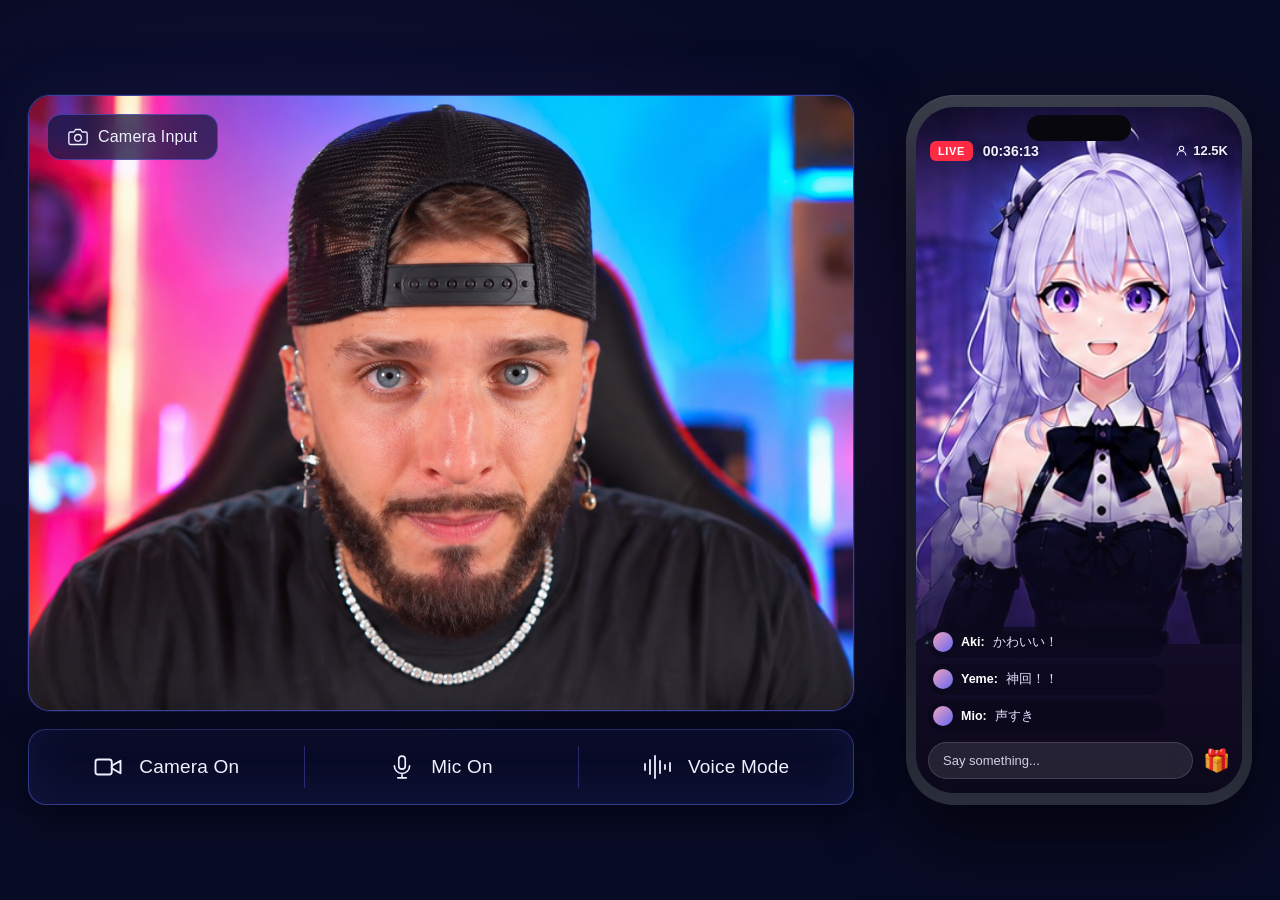
<file: web/index.html>
<!DOCTYPE html>
<html lang="zh">
<head>
<meta charset="utf-8">
<meta name="viewport" content="width=device-width, initial-scale=1">
<title>中之人 · 直播变声器</title>
<style>
  :root{
    --bg:#080b24;
    --bg-2:#0d1130;
    --line:#3b3f8f;
    --line-glow:#4f46e5;
    --text:#eef0ff;
    --text-dim:#9aa0c8;
    --accent:#6366f1;
    --accent-2:#4338ca;
    --radius:22px;
  }
  *{box-sizing:border-box;margin:0;padding:0}
  body{
    min-height:100vh;
    background:
      radial-gradient(900px 600px at 22% 38%, rgba(80,60,200,.18), transparent 70%),
      radial-gradient(700px 500px at 82% 45%, rgba(150,60,220,.14), transparent 70%),
      var(--bg);
    color:var(--text);
    font-family:'Inter',-apple-system,BlinkMacSystemFont,'PingFang SC','Segoe UI',sans-serif;
    display:flex; align-items:center; justify-content:center;
    padding:40px 28px;
  }

  .stage{
    display:flex; align-items:stretch; gap:52px;
    width:100%; max-width:1500px;
  }

  /* ---------- 左：主控台 ---------- */
  .console{flex:1 1 auto; min-width:0; position:relative; display:flex; flex-direction:column}

  .camera-card{
    position:relative; flex:1;
    aspect-ratio:1026/670;
    border-radius:var(--radius);
    border:1.5px solid rgba(99,102,241,.55);
    background:#111536;
    overflow:hidden;
    box-shadow:0 0 0 1px rgba(99,102,241,.12), 0 24px 70px rgba(0,0,0,.55), 0 0 60px rgba(99,102,241,.10);
  }
  .camera-card img{width:100%;height:100%;object-fit:cover;display:block}

  .camera-card .off-state{
    position:absolute; inset:0;
    display:none; flex-direction:column; align-items:center; justify-content:center; gap:14px;
    background:#0c1030; color:var(--text-dim); font-size:15px;
  }
  .camera-card.is-off img{opacity:0; }
  .camera-card.is-off .off-state{display:flex}

  .pill{
    display:inline-flex; align-items:center; gap:10px;
    padding:12px 20px;
    border-radius:14px;
    border:1px solid rgba(99,102,241,.5);
    background:rgba(16,20,58,.72);
    backdrop-filter:blur(14px);
    font-size:16px; font-weight:500; letter-spacing:.2px;
  }
  .camera-input{position:absolute; top:18px; left:18px}

  /* 控制条 */
  .control-bar{
    margin-top:18px;
    display:flex; align-items:stretch;
    border-radius:18px;
    border:1.5px solid rgba(99,102,241,.5);
    background:rgba(13,17,48,.75);
    box-shadow:0 0 40px rgba(99,102,241,.10) inset, 0 14px 40px rgba(0,0,0,.4);
    overflow:hidden;
  }
  .ctrl{
    flex:1;
    display:flex; align-items:center; justify-content:center; gap:16px;
    padding:22px 12px;
    background:none; border:0; cursor:pointer;
    color:var(--text); font:inherit; font-size:19px; letter-spacing:.2px;
    position:relative;
    transition:background .18s, color .18s;
  }
  .ctrl + .ctrl::before{
    content:''; position:absolute; left:0; top:22%; height:56%;
    width:1px; background:rgba(99,102,241,.35);
  }
  .ctrl:hover{background:rgba(99,102,241,.10)}
  .ctrl svg{flex:none}
  .ctrl.is-muted{color:#6f74a4}
  .ctrl.is-muted svg{opacity:.5}
  .ctrl.is-active{color:#c7d2fe; background:rgba(99,102,241,.16)}
  .ctrl.is-active svg{filter:drop-shadow(0 0 8px rgba(99,102,241,.9))}

  /* ---------- Voice Mode 二级面板 ---------- */
  .voice-panel{
    position:absolute; left:0; right:0; bottom:0;
    transform:translateY(12px) scale(.985);
    opacity:0; pointer-events:none;
    transition:opacity .2s ease, transform .2s ease;
    border-radius:20px 20px 0 0;
    border:1.5px solid rgba(99,102,241,.5);
    border-bottom:none;
    background:rgba(13,17,48,.92);
    backdrop-filter:blur(24px);
    box-shadow:0 -8px 40px rgba(0,0,0,.5), 0 0 60px rgba(99,102,241,.12);
    padding:22px 24px 18px;
    z-index:5;
  }
  .voice-panel.open{opacity:1; transform:translateY(0) scale(1); pointer-events:auto}
  .voice-panel.open + .control-bar{border-radius:0 0 18px 18px; border-top:none}
  .panel-head{
    display:flex; align-items:center; justify-content:space-between;
    margin-bottom:18px;
  }
  .panel-title{font-size:15px; font-weight:600; letter-spacing:.4px; color:#c7d2fe}
  .panel-close{
    background:none;border:0;cursor:pointer;color:var(--text-dim);
    font-size:20px; line-height:1; padding:4px 6px; border-radius:8px;
  }
  .panel-close:hover{background:rgba(255,255,255,.06); color:var(--text)}
	  /* 模式切换 Tabs */
	  .voice-tabs{
	    display:flex; gap:4px;
	    margin-bottom:16px;
	    padding:4px;
	    border-radius:12px;
	    background:rgba(255,255,255,.04);
	  }
	  .vtab{
	    flex:1; padding:8px 0;
	    background:none; border:none; border-radius:10px;
	    color:var(--text-dim); cursor:pointer;
	    font:inherit; font-size:14px; font-weight:500;
	    transition:all .16s;
	  }
	  .vtab:hover{color:var(--text)}
	  .vtab.active{
	    color:#fff;
	    background:rgba(99,102,241,.22);
	    box-shadow:0 0 12px rgba(99,102,241,.15);
	  }

	  /* Tab 内容面板 */
	  .voice-tab-panel{display:none}
	  .voice-tab-panel.active{display:block}

	  /* 上传区域 */
	  .upload-zone{
	    display:flex; flex-direction:column; align-items:center; gap:8px;
	    padding:28px 16px;
	    border:1.5px dashed rgba(99,102,241,.35);
	    border-radius:14px;
	    cursor:pointer;
	    transition:border-color .16s, background .16s;
	  }
	  .upload-zone:hover{border-color:rgba(99,102,241,.65); background:rgba(255,255,255,.03)}
	  .upload-zone.drag-over{border-color:var(--accent); background:rgba(99,102,241,.10)}
	  .upload-text{font-size:14px; color:#c7d2fe}
	  .upload-hint{font-size:12px; color:var(--text-dim)}

	  .upload-file{
	    display:flex; align-items:center; justify-content:space-between;
	    margin-top:12px; padding:10px 14px;
	    border-radius:10px;
	    background:rgba(99,102,241,.12);
	    border:1px solid rgba(99,102,241,.3);
	  }
	  .file-name{font-size:13px; color:#c7d2fe; overflow:hidden; text-overflow:ellipsis; white-space:nowrap}
	  .file-remove{
	    background:none;border:none;cursor:pointer;color:var(--text-dim);
	    font-size:18px; padding:2px 6px; border-radius:6px;
	  }
	  .file-remove:hover{background:rgba(255,255,255,.08); color:#ff5e7a}

	  .extract-btn{
	    display:flex; align-items:center; justify-content:center; gap:8px;
	    width:100%; margin-top:12px; padding:12px;
	    border-radius:12px;
	    border:1px solid rgba(99,102,241,.4);
	    background:linear-gradient(135deg, rgba(99,102,241,.18), rgba(67,56,202,.10));
	    color:#fff; cursor:pointer; font:inherit; font-size:15px; font-weight:600;
	    transition:all .16s;
	  }
	  .extract-btn:hover:not(:disabled){border-color:var(--accent); background:linear-gradient(135deg, rgba(99,102,241,.3), rgba(67,56,202,.18))}
	  .extract-btn:disabled{opacity:.4; cursor:not-allowed}

	  .extract-status{
	    margin-top:10px; padding:8px 14px;
	    border-radius:8px;
	    font-size:13px; text-align:center;
	    background:rgba(99,102,241,.10);
	    color:#c7d2fe;
	  }
	  .extract-status.success{background:rgba(34,197,94,.12); color:#4ade80}
	  .extract-status.error{background:rgba(255,43,69,.12); color:#ff5e7a}


  .voice-grid{
    display:grid; grid-template-columns:repeat(auto-fit,minmax(128px,1fr)); gap:12px;
  }
  .voice-opt{
    display:flex; flex-direction:column; align-items:flex-start; gap:6px;
    padding:14px 16px;
    border-radius:14px;
    border:1px solid rgba(99,102,241,.28);
    background:rgba(255,255,255,.03);
    color:var(--text); cursor:pointer; font:inherit; text-align:left;
    transition:border-color .16s, background .16s, transform .16s;
  }
  .voice-opt:hover{border-color:rgba(99,102,241,.65); transform:translateY(-2px)}
  .voice-opt .name{font-size:15px; font-weight:500}
  .voice-opt .desc{font-size:12px; color:var(--text-dim)}
  .voice-opt.selected{
    border-color:var(--accent);
    background:linear-gradient(180deg, rgba(99,102,241,.22), rgba(67,56,202,.10));
    box-shadow:0 0 22px rgba(99,102,241,.25);
  }

  .sliders{margin-top:20px; display:grid; grid-template-columns:1fr 1fr; gap:18px 26px}
  .slider-row label{
    display:flex; justify-content:space-between;
    font-size:13px; color:var(--text-dim); margin-bottom:8px;
  }
  .slider-row label b{color:#c7d2fe; font-weight:600}
  input[type=range]{
    -webkit-appearance:none; width:100%; height:4px; border-radius:4px;
    background:linear-gradient(90deg,var(--accent),var(--accent-2)) no-repeat;
    background-size:var(--fill,50%) 100%;
    background-color:rgba(255,255,255,.10);
    cursor:pointer;
  }
  input[type=range]::-webkit-slider-thumb{
    -webkit-appearance:none; width:15px; height:15px; border-radius:50%;
    background:#fff; box-shadow:0 0 10px rgba(99,102,241,.9);
  }

  /* ---------- 右：手机预览 ---------- */
  .phone{
    flex:none; width:346px;
    border-radius:48px;
    padding:12px 10px;
    background:linear-gradient(180deg,#3a3d4a 0%,#1b1d2c 30%,#1b1d2c 70%,#2a2d3a 100%);
    box-shadow:0 30px 80px rgba(0,0,0,.65), inset 0 1px 0 rgba(255,255,255,.06);
  }
  .screen{
    position:relative;
    border-radius:38px;
    overflow:hidden;
    aspect-ratio:324/682;
    background:linear-gradient(180deg,#3a2a5e,#1b1338 55%,#120c26);
  }
  .screen .vt{
    position:absolute; top:0; left:50%; transform:translateX(-50%);
    width:104%; display:block;
  }
  .screen::after{
    content:''; position:absolute; inset:0;
    background:linear-gradient(180deg, transparent 52%, rgba(18,12,38,.55) 70%, rgba(12,8,26,.92));
    pointer-events:none;
  }
  .notch{
    position:absolute; top:8px; left:50%; transform:translateX(-50%);
    width:104px; height:26px; border-radius:14px; background:#07070d; z-index:4;
  }
  .live-bar{
    position:absolute; top:34px; left:14px; right:14px; z-index:3;
    display:flex; align-items:center; gap:10px;
  }
  .live-badge{
    background:#ff2b45; color:#fff; font-size:11px; font-weight:800; letter-spacing:.6px;
    padding:4px 8px; border-radius:6px;
  }
  .timer{font-size:14px; font-weight:600; text-shadow:0 1px 6px rgba(0,0,0,.7)}
  .viewers{
    margin-left:auto; display:flex; align-items:center; gap:5px;
    font-size:13px; font-weight:600; text-shadow:0 1px 6px rgba(0,0,0,.7);
  }

  .chat{
    position:absolute; left:12px; right:78px; bottom:62px; z-index:3;
    display:flex; flex-direction:column; gap:7px;
  }
  .msg{
    display:flex; align-items:center; gap:8px;
    background:rgba(10,8,26,.55);
    backdrop-filter:blur(6px);
    border-radius:14px; padding:5px 10px 5px 5px;
    font-size:12.5px;
    animation:msgIn .35s ease both;
  }
  @keyframes msgIn{from{opacity:0;transform:translateY(8px)}to{opacity:1;transform:none}}
  .msg .av{width:20px;height:20px;border-radius:50%;flex:none;background:linear-gradient(135deg,#f3a5c0,#6366f1)}
  .msg .who{color:#fff;font-weight:600}
  .msg .txt{color:#e6e2ff}

  .hearts{position:absolute; right:10px; bottom:66px; width:56px; height:230px; z-index:3; pointer-events:none}
  .heart{position:absolute; bottom:0; font-size:22px; animation:float 3.4s ease-in forwards}
  @keyframes float{
    0%{opacity:0;transform:translateY(0) scale(.6)}
    12%{opacity:1}
    100%{opacity:0;transform:translateY(-220px) scale(1.05)}
  }

  .say-row{
    position:absolute; left:12px; right:12px; bottom:14px; z-index:3;
    display:flex; align-items:center; gap:10px;
  }
  .say-row .box{
    flex:1; background:rgba(255,255,255,.10);
    border:1px solid rgba(255,255,255,.14);
    border-radius:20px; padding:10px 14px;
    font-size:13px; color:#cfd0e6;
    backdrop-filter:blur(10px);
  }
  .gift{font-size:22px; opacity:.95}

  @media (max-width:1180px){
    .stage{flex-direction:column; gap:34px}
    .console{width:100%}
  }
</style>
</head>
<body>

<div class="stage">
  <!-- 左侧主控台 -->
  <div class="console">
    <div class="camera-card" id="cameraCard">
      <img src="assets/camera.jpg" alt="Camera input">
      <div class="off-state">
        <svg width="34" height="34" viewBox="0 0 24 24" fill="none" stroke="currentColor" stroke-width="1.6">
          <path d="M2 2l20 20M16 10.5V7a1 1 0 00-1-1H8.5M4 6a1 1 0 00-1 1v10a1 1 0 001 1h11M16 13.5l6 3.5V7l-6 3.5"/>
        </svg>
        <span>Camera is off</span>
      </div>
      <div class="pill camera-input">
        <svg width="20" height="20" viewBox="0 0 24 24" fill="none" stroke="currentColor" stroke-width="1.6" stroke-linecap="round" stroke-linejoin="round">
          <path d="M23 19a2 2 0 01-2 2H3a2 2 0 01-2-2V8a2 2 0 012-2h4l2-3h6l2 3h4a2 2 0 012 2z"/>
          <circle cx="12" cy="13" r="4"/>
        </svg>
        Camera Input
      </div>
    </div>

    <!-- Voice Mode 二级面板 -->
    <div class="voice-panel" id="voicePanel">
      <div class="panel-head">
        <span class="panel-title">VOICE MODE</span>
        <button class="panel-close" id="panelClose" aria-label="Close">&times;</button>
      </div>

      <!-- 模式切换 Tabs -->
      <div class="voice-tabs" id="voiceTabs">
        <button class="vtab active" data-tab="original">Original</button>
        <button class="vtab" data-tab="changer">Voice Changer</button>
        <button class="vtab" data-tab="aivoice">AI Voice</button>
      </div>

      <!-- Voice Changer 面板 -->
      <div class="voice-tab-panel active" id="tabChanger">
        <div class="upload-zone" id="uploadZone">
          <svg width="28" height="28" viewBox="0 0 24 24" fill="none" stroke="currentColor" stroke-width="1.5" stroke-linecap="round"><path d="M21 15v4a2 2 0 01-2 2H5a2 2 0 01-2-2v-4"/><polyline points="17,8 12,3 7,8"/><line x1="12" y1="3" x2="12" y2="15"/></svg>
          <span class="upload-text">Drop MP3 file here or click to upload</span>
          <span class="upload-hint">Supports .mp3, .wav up to 10MB</span>
          <input type="file" id="mp3Upload" accept="audio/mpeg,audio/wav" hidden>
        </div>
        <div class="upload-file" id="uploadFile" style="display:none">
          <span class="file-name" id="fileName"></span>
          <button class="file-remove" id="fileRemove">&times;</button>
        </div>
        <button class="extract-btn" id="extractBtn" disabled>
          <svg width="18" height="18" viewBox="0 0 24 24" fill="none" stroke="currentColor" stroke-width="2" stroke-linecap="round"><path d="M1 12s4-8 11-8 11 8 11 8-4 8-11 8-11-8-11-8z"/><circle cx="12" cy="12" r="3"/></svg>
          Extract Voice
        </button>
        <div class="extract-status" id="extractStatus" style="display:none"></div>
      </div>

      <!-- AI Voice 面板 -->
      <div class="voice-tab-panel" id="tabAIVoice">
        <div class="voice-grid" id="voiceGrid">
          <button class="voice-opt selected" data-voice="original">
            <span class="name">Original</span><span class="desc">No effect</span>
          </button>
          <button class="voice-opt" data-voice="anime">
            <span class="name">Anime Girl</span><span class="desc">Anime style</span>
          </button>
          <button class="voice-opt" data-voice="loli">
            <span class="name">Loli</span><span class="desc">Soft high pitch</span>
          </button>
          <button class="voice-opt" data-voice="mature">
            <span class="name">Mature</span><span class="desc">Deep mature</span>
          </button>
          <button class="voice-opt" data-voice="male">
            <span class="name">Male</span><span class="desc">Youthful male</span>
          </button>
          <button class="voice-opt" data-voice="custom">
            <span class="name">Custom</span><span class="desc">Custom voice</span>
          </button>
        </div>

        <div class="sliders">
          <div class="slider-row">
            <label>Pitch <b id="pitchVal">0</b></label>
            <input type="range" id="pitch" min="-12" max="12" value="0" style="--fill:50%">
          </div>
          <div class="slider-row">
            <label>Intensity <b id="intVal">60%</b></label>
            <input type="range" id="intensity" min="0" max="100" value="60" style="--fill:60%">
          </div>
        </div>
      </div>
    </div>

    <!-- 控制条 -->
    <div class="control-bar">
      <button class="ctrl" id="camBtn">
        <svg width="30" height="30" viewBox="0 0 24 24" fill="none" stroke="currentColor" stroke-width="1.5" stroke-linecap="round" stroke-linejoin="round">
          <rect x="2" y="6" width="13" height="12" rx="2"/><path d="M15 11l7-4v10l-7-4z"/>
        </svg>
        <span id="camLabel">Camera On</span>
      </button>

      <button class="ctrl" id="micBtn">
        <svg width="26" height="26" viewBox="0 0 24 24" fill="none" stroke="currentColor" stroke-width="1.5" stroke-linecap="round" stroke-linejoin="round">
          <rect x="9" y="2" width="6" height="12" rx="3"/><path d="M5 11a7 7 0 0014 0M12 18v4M8 22h8"/>
        </svg>
        <span id="micLabel">Mic On</span>
      </button>

      <button class="ctrl" id="voiceBtn">
        <svg width="30" height="26" viewBox="0 0 30 26" fill="none" stroke="currentColor" stroke-width="1.8" stroke-linecap="round">
          <path d="M3 10v6M8 6v14M13 2v22M18 7v12M23 11v4M28 9v8"/>
        </svg>
        <span>Voice Mode</span>
      </button>
    </div>
  </div>

  <!-- 右侧手机预览 -->
  <div class="phone">
    <div class="screen">
      <img class="vt" src="assets/vtuber.jpg" alt="Virtual avatar">
      <div class="notch"></div>

      <div class="live-bar">
        <span class="live-badge">LIVE</span>
        <span class="timer" id="timer">00:36:12</span>
        <span class="viewers">
          <svg width="13" height="13" viewBox="0 0 24 24" fill="none" stroke="currentColor" stroke-width="2">
            <circle cx="12" cy="8" r="4"/><path d="M4 21a8 8 0 0116 0"/>
          </svg>
          12.5K
        </span>
      </div>

      <div class="chat" id="chat"></div>
      <div class="hearts" id="hearts"></div>

      <div class="say-row">
        <div class="box">Say something...</div>
        <span class="gift">🎁</span>
      </div>
    </div>
  </div>
</div>

<script>
/* ---- 控制条 ---- */
const camBtn = document.getElementById('camBtn');
const camCard = document.getElementById('cameraCard');
const camLabel = document.getElementById('camLabel');
camBtn.onclick = () => {
  const off = camCard.classList.toggle('is-off');
  camBtn.classList.toggle('is-muted', off);
  camLabel.textContent = off ? 'Camera Off' : 'Camera On';
};

const micBtn = document.getElementById('micBtn');
const micLabel = document.getElementById('micLabel');
micBtn.onclick = () => {
  const off = micBtn.classList.toggle('is-muted');
  micLabel.textContent = off ? 'Mic Off' : 'Mic On';
};

/* ---- Voice Mode Tabs ---- */
const voiceTabs = document.getElementById('voiceTabs');
voiceTabs.addEventListener('click', (e) => {
  const tab = e.target.closest('.vtab');
  if (!tab) return;
  document.querySelectorAll('.vtab').forEach(t => t.classList.remove('active'));
  tab.classList.add('active');
  document.querySelectorAll('.voice-tab-panel').forEach(p => p.classList.remove('active'));
  var targetId;
  if (tab.dataset.tab === 'changer') targetId = 'tabChanger';
  else if (tab.dataset.tab === 'aivoice') targetId = 'tabAIVoice';
  else targetId = null;
  if (targetId) document.getElementById(targetId).classList.add('active');
});

/* ---- File Upload ---- */
const uploadZone = document.getElementById('uploadZone');
const mp3Upload = document.getElementById('mp3Upload');
const uploadFile = document.getElementById('uploadFile');
const fileName = document.getElementById('fileName');
const fileRemove = document.getElementById('fileRemove');
const extractBtn = document.getElementById('extractBtn');
const extractStatus = document.getElementById('extractStatus');

uploadZone.addEventListener('click', () => mp3Upload.click());
uploadZone.addEventListener('dragover', (e) => { e.preventDefault(); uploadZone.classList.add('drag-over'); });
uploadZone.addEventListener('dragleave', () => uploadZone.classList.remove('drag-over'));
uploadZone.addEventListener('drop', (e) => {
  e.preventDefault();
  uploadZone.classList.remove('drag-over');
  if (e.dataTransfer.files.length) handleFile(e.dataTransfer.files[0]);
});
mp3Upload.addEventListener('change', () => { if (mp3Upload.files.length) handleFile(mp3Upload.files[0]); });

function handleFile(file) {
  if (!file.type.match(/audio\/(mpeg|wav|mp4|ogg)/)) {
    showStatus('Unsupported file type. Please use .mp3 or .wav', 'error');
    return;
  }
  uploadZone.style.display = 'none';
  uploadFile.style.display = 'flex';
  fileName.textContent = file.name + ' (' + (file.size/1024).toFixed(0) + ' KB)';
  extractBtn.disabled = false;
  extractStatus.style.display = 'none';
}
fileRemove.addEventListener('click', () => {
  uploadZone.style.display = 'flex';
  uploadFile.style.display = 'none';
  mp3Upload.value = '';
  extractBtn.disabled = true;
  extractStatus.style.display = 'none';
});

/* ---- Extract Voice ---- */
extractBtn.addEventListener('click', () => {
  extractStatus.style.display = 'block';
  extractStatus.className = 'extract-status';
  extractStatus.textContent = 'Extracting voice...';
  extractBtn.disabled = true;
  setTimeout(() => {
    extractStatus.className = 'extract-status success';
    extractStatus.textContent = 'Voice extracted successfully! Ready to apply.';
    extractBtn.disabled = false;
  }, 2000);
});

function showStatus(msg, type) {
  extractStatus.style.display = 'block';
  extractStatus.className = 'extract-status ' + type;
  extractStatus.textContent = msg;
  setTimeout(() => { extractStatus.style.display = 'none'; }, 3000);
}

/* ---- Voice Mode 面板 ---- */
const voiceBtn = document.getElementById('voiceBtn');
const panel = document.getElementById('voicePanel');
voiceBtn.onclick = (e) => {
  e.stopPropagation();
  const open = panel.classList.toggle('open');
  voiceBtn.classList.toggle('is-active', open);
};
document.getElementById('panelClose').onclick = () => {
  panel.classList.remove('open');
  voiceBtn.classList.remove('is-active');
};
document.addEventListener('click', (e) => {
  if (!panel.contains(e.target) && !voiceBtn.contains(e.target)) {
    panel.classList.remove('open');
    voiceBtn.classList.remove('is-active');
  }
});

document.getElementById('voiceGrid').addEventListener('click', (e) => {
  const opt = e.target.closest('.voice-opt');
  if (!opt) return;
  document.querySelectorAll('.voice-opt').forEach(o => o.classList.remove('selected'));
  opt.classList.add('selected');
});

function bindSlider(id, valId, fmt) {
  const el = document.getElementById(id), out = document.getElementById(valId);
  const sync = () => {
    const pct = (el.value - el.min) / (el.max - el.min) * 100;
    el.style.setProperty('--fill', pct + '%');
    out.textContent = fmt(el.value);
  };
  el.addEventListener('input', sync); sync();
}
bindSlider('pitch', 'pitchVal', v => (v > 0 ? '+' : '') + v);
bindSlider('intensity', 'intVal', v => v + '%');

/* ---- 手机预览动效 ---- */
let secs = 36 * 60 + 12;
const timer = document.getElementById('timer');
setInterval(() => {
  secs++;
  const h = String(Math.floor(secs / 3600)).padStart(2, '0');
  const m = String(Math.floor(secs % 3600 / 60)).padStart(2, '0');
  const s = String(secs % 60).padStart(2, '0');
  timer.textContent = `${h}:${m}:${s}`;
}, 1000);

const MSGS = [
  ['Aki', 'かわいい！'], ['Yeme', '神回！！'], ['Riku', '応援してる🔥'],
  ['Mio', '声すき'], ['Ken', '888888'], ['Sora', 'てぇてぇ'],
];
const chat = document.getElementById('chat');
function addMsg() {
  const [who, txt] = MSGS[Math.floor(Math.random() * MSGS.length)];
  const el = document.createElement('div');
  el.className = 'msg';
  el.innerHTML = `<span class="av"></span><span class="who">${who}:</span><span class="txt">${txt}</span>`;
  chat.appendChild(el);
  while (chat.children.length > 3) chat.removeChild(chat.firstChild);
}
addMsg(); addMsg(); addMsg();
setInterval(addMsg, 2600);

const hearts = document.getElementById('hearts');
const COLORS = ['❤️', '🤍', '💜'];
setInterval(() => {
  const h = document.createElement('span');
  h.className = 'heart';
  h.textContent = COLORS[Math.floor(Math.random() * COLORS.length)];
  h.style.right = Math.random() * 24 + 'px';
  hearts.appendChild(h);
  setTimeout(() => h.remove(), 3500);
}, 620);
</script>
</body>
</html>
</file>
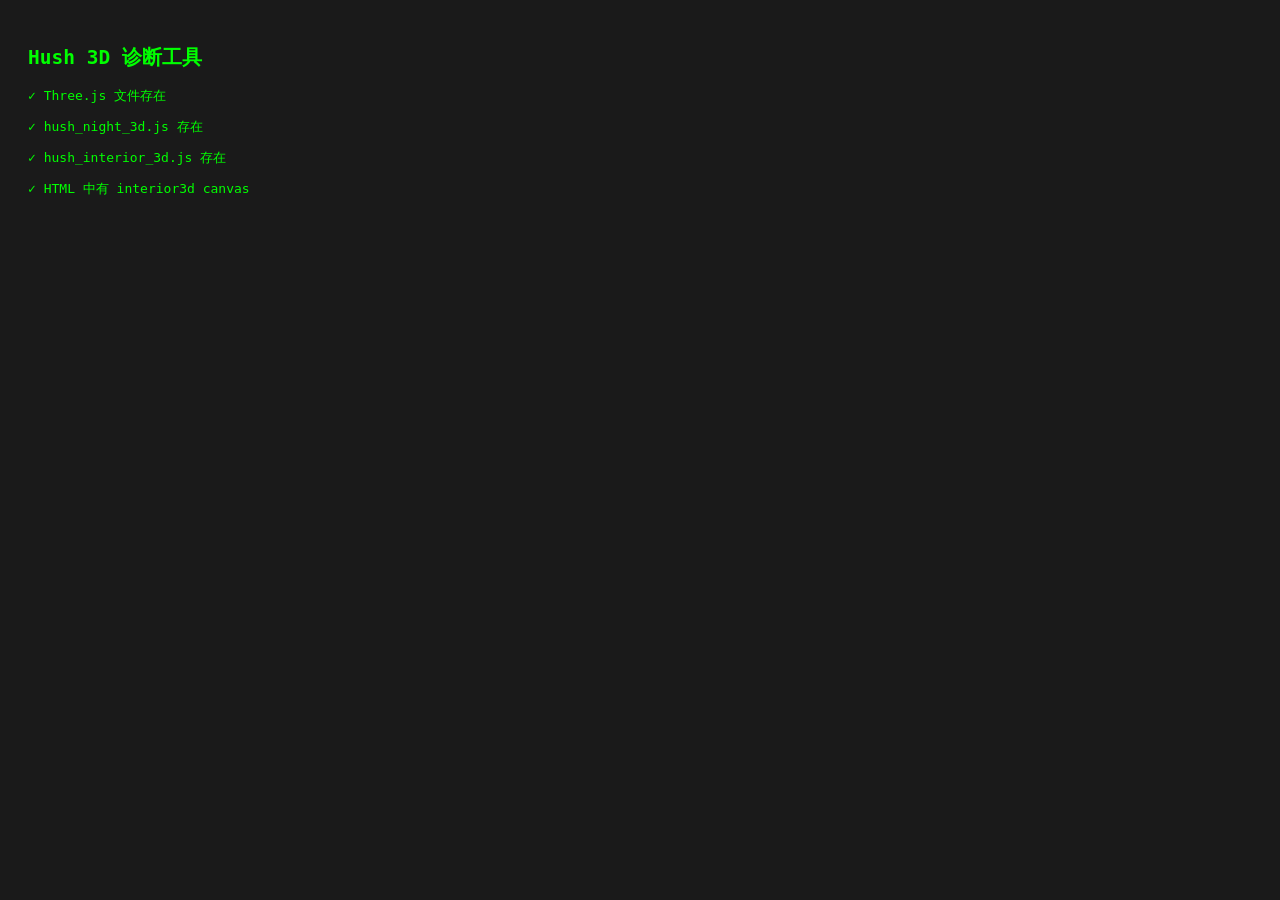
<file: debug.html>
<!DOCTYPE html>
<html>
<head>
    <title>Hush Debug</title>
    <style>
        body { font-family: monospace; padding: 20px; background: #1a1a1a; color: #0f0; }
        .ok { color: #0f0; } .fail { color: #f00; }
    </style>
</head>
<body>
    <h2>Hush 3D 诊断工具</h2>
    
    <p id="three-check">检查 Three.js...</p>
    <p id="night3d-check">检查 night3d canvas...</p>
    <p id="interior3d-check">检查 interior3d canvas...</p>
    <p id="files-check">检查脚本文件...</p>
    
    <script>
        // 检查 Three.js
        fetch('./three.module.min.js')
            .then(r => {
                if(r.ok) document.getElementById('three-check').innerHTML = '<span class="ok">✓</span> Three.js 文件存在';
                else document.getElementById('three-check').innerHTML = '<span class="fail">✗</span> Three.js 文件加载失败: ' + r.status;
            })
            .catch(e => document.getElementById('three-check').innerHTML = '<span class="fail">✗</span> ' + e.message);
        
        // 检查 hush_night_3d.js
        fetch('./hush_night_3d.js')
            .then(r => {
                if(r.ok) document.getElementById('night3d-check').innerHTML = '<span class="ok">✓</span> hush_night_3d.js 存在';
                else document.getElementById('night3d-check').innerHTML = '<span class="fail">✗</span> hush_night_3d.js 加载失败';
            });
        
        // 检查 hush_interior_3d.js
        fetch('./hush_interior_3d.js')
            .then(r => {
                if(r.ok) document.getElementById('interior3d-check').innerHTML = '<span class="ok">✓</span> hush_interior_3d.js 存在';
                else document.getElementById('interior3d-check').innerHTML = '<span class="fail">✗</span> hush_interior_3d.js 加载失败';
            });
        
        // 检查 hush_app.html 是否有 interior3d canvas
        fetch('./hush_app.html')
            .then(r => r.text())
            .then(t => {
                if(t.includes('interior3d')) 
                    document.getElementById('files-check').innerHTML = '<span class="ok">✓</span> HTML 中有 interior3d canvas';
                else
                    document.getElementById('files-check').innerHTML = '<span class="fail">✗</span> HTML 中找不到 interior3d canvas';
            });
    </script>
</body>
</html>
</file>
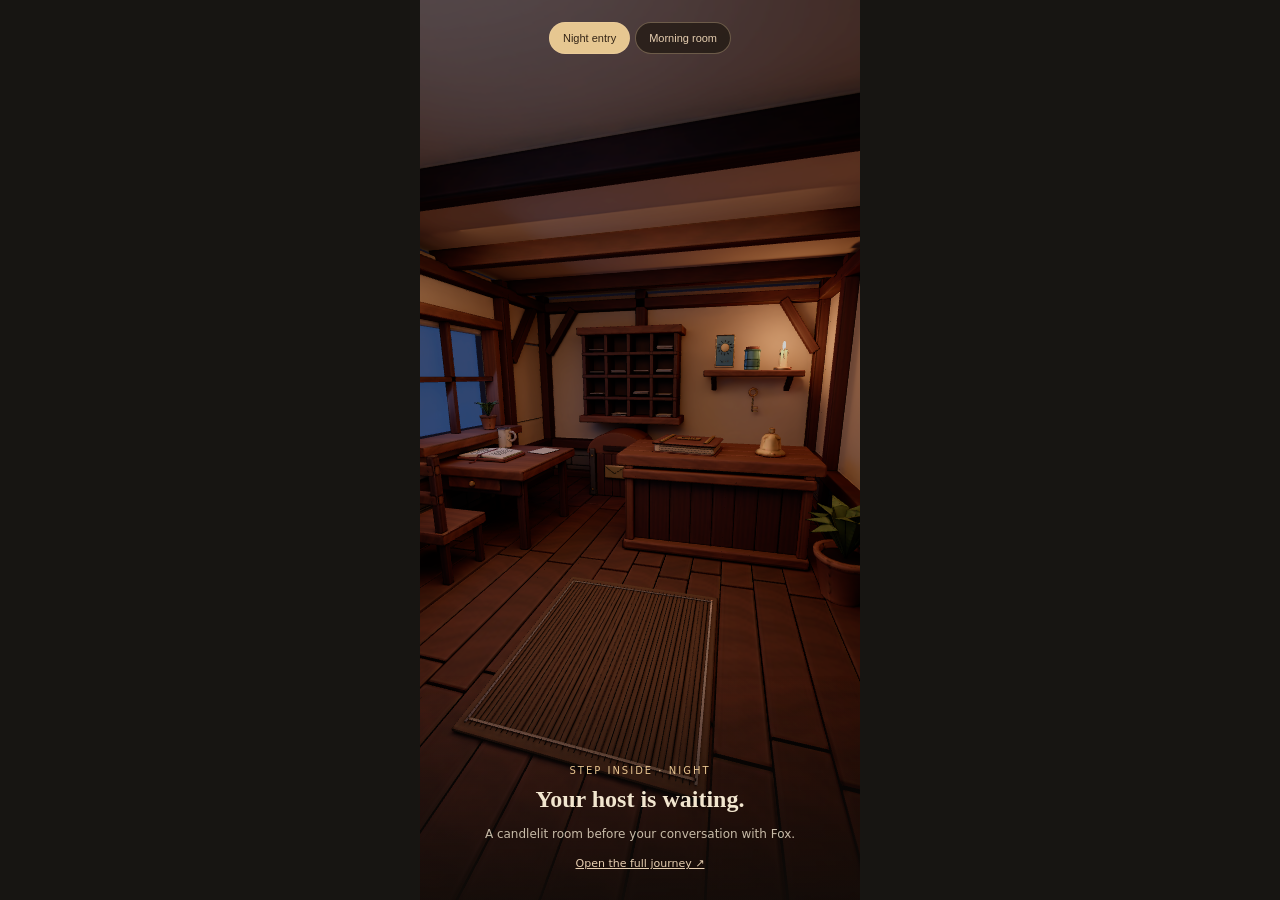
<file: interior_preview.html>
<!doctype html><html lang="en"><meta charset="utf-8"><meta name="viewport" content="width=device-width, initial-scale=1"><title>Hush · Night & Morning</title><style>
*{box-sizing:border-box}html,body{margin:0;height:100%;background:#171512;color:#f2e6cf;font-family:system-ui}body{display:grid;place-items:center}.phone{width:min(100vw,440px);height:100dvh;max-height:960px;position:relative;overflow:hidden}.view{position:absolute;inset:0;background:center/cover no-repeat}.view canvas{width:100%;height:100%;display:block;touch-action:none}#night-preview{background-image:url(assets/models/interior-night-preview.png)}#day-preview{background-image:url(assets/models/interior-day-preview.png);display:none}.caption{position:absolute;bottom:0;left:0;right:0;padding:90px 24px 30px;background:linear-gradient(transparent,#110c09dd);text-align:center;pointer-events:none}.tag{font-size:10px;letter-spacing:2px;color:#e8c591}h1{font:600 24px Georgia;margin:10px 0}p{font-size:12px;opacity:.8;line-height:1.5}.switch{position:absolute;top:22px;left:50%;transform:translateX(-50%);display:flex;gap:5px;z-index:10;white-space:nowrap}.switch button{border:1px solid #f1d2a655;background:#211912bb;color:#e7cfb1;padding:9px 13px;border-radius:20px;font-size:11px;cursor:pointer}.switch button[aria-pressed=true]{background:#e6c791;color:#342516}.app-link{color:#e7cfb1;display:block;margin-top:14px;font-size:11px;pointer-events:auto}
</style><div class="phone"><section class="view" id="night-preview" data-preview="true"><canvas id="interior3d" aria-label="Night: blue window light and warm candlelight"></canvas><div class="caption"><div class="tag">STEP INSIDE · NIGHT</div><h1>Your host is waiting.</h1><p>A candlelit room before your conversation with Fox.</p><a class="app-link" href="hush_app.html?v=journey-2">Open the full journey ↗</a></div></section><section class="view" id="day-preview"><canvas id="dayroom3d" aria-label="Morning: sunlit room for revisiting a completed night"></canvas><div class="caption"><div class="tag">AFTER YOU WAKE · MORNING</div><h1>What the night kept.</h1><p>In the app, the objects open your saved diary, letters and tarot reading.</p><a class="app-link" href="hush_app.html?v=journey-2">Open the full journey ↗</a></div></section><nav class="switch" aria-label="Preview lighting versions"><button aria-pressed="true" onclick="previewPhase('night',this)">Night entry</button><button aria-pressed="false" onclick="previewPhase('day',this)">Morning room</button></nav></div><script>
function previewPhase(phase,button){for(const p of ['day','night']){const el=document.getElementById(p+'-preview');el.style.display=p===phase?'block':'none';el.dataset.preview=String(p===phase)}document.querySelectorAll('.switch button').forEach(b=>b.setAttribute('aria-pressed',String(b===button)))}
</script><script type="module" src="hush_interior_3d.js?v=journey-2"></script><script type="module" src="hush_day_interior_3d.js?v=journey-2"></script></html>
</file>
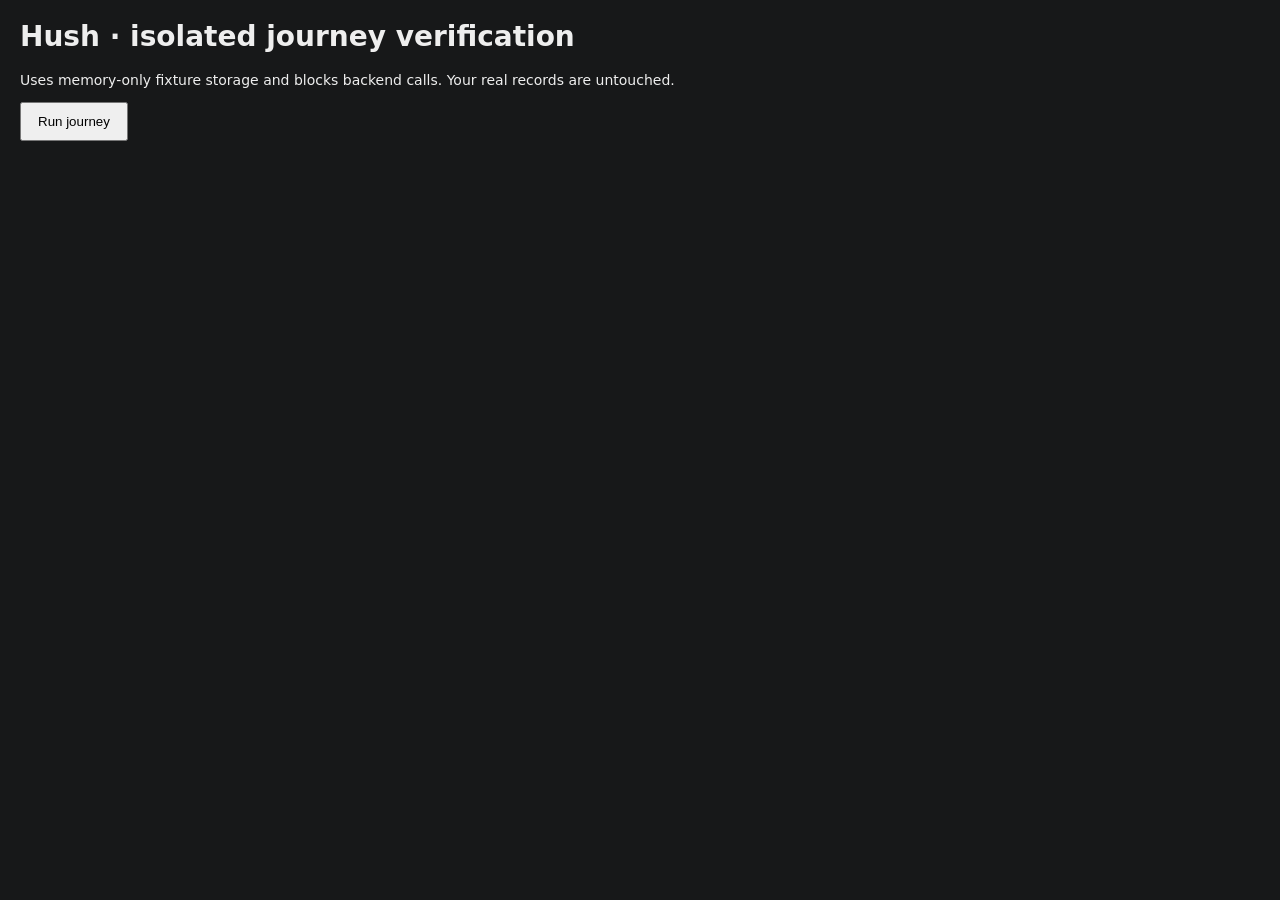
<file: tests/journey-browser.html>
<!doctype html><meta charset="utf-8"><title>Hush journey verification</title>
<style>body{margin:20px;background:#171819;color:#eee;font:14px system-ui}button{padding:10px 16px}iframe{width:390px;height:844px;border:1px solid #555;float:right}pre{white-space:pre-wrap;line-height:1.8;max-width:700px}</style>
<h1>Hush · isolated journey verification</h1><p>Uses memory-only fixture storage and blocks backend calls. Your real records are untouched.</p><button id="run">Run journey</button><pre id="results"></pre><div id="device"></div>
<script>
const result=document.getElementById('results');const report=(message)=>{result.textContent+=message+'\n'};
const pause=ms=>new Promise(r=>setTimeout(r,ms));
async function until(test,label,timeout=20000){const start=Date.now();while(Date.now()-start<timeout){if(test())return;await pause(80)}throw Error('Timed out: '+label)}
function check(value,message){if(!value)throw Error(message);report('PASS · '+message)}
let frame,w;
async function launch(records={}){
 let html=await(await fetch('/hush_app.html?test-build=journey-2')).text();
 const seed={'hush.setup':'1','hush.innname':'Fox',...records};
 const shim=`<base href="${location.origin}/"><script>
const __testMap=new Map(Object.entries(${JSON.stringify(seed)}));
const localStorage={getItem:k=>__testMap.get(k)??null,setItem:(k,v)=>__testMap.set(k,String(v)),removeItem:k=>__testMap.delete(k)};
window.__testSnapshot=()=>Object.fromEntries(__testMap);
window.SpeechRecognition=undefined;window.webkitSpeechRecognition=undefined;
const __nativeFetch=window.fetch.bind(window);window.fetch=(url,options)=>String(url).includes('/api/')?Promise.reject(Error('Backend disabled for fixture')):__nativeFetch(url,options);
window.__testErrors=[];addEventListener('error',e=>window.__testErrors.push(e.message));
<`+`/script>`;
 html=html.replace('<head>','<head>'+shim);
 frame?.remove();frame=document.createElement('iframe');frame.srcdoc=html;document.getElementById('device').append(frame);
 await new Promise(resolve=>frame.onload=resolve);w=frame.contentWindow;w.speak=()=>{};w.startHubVoiceLoop=()=>{};
 await until(()=>w.document.querySelector('#interior3d').dataset.ready==='true','night model loaded');
}
const screen=()=>w.document.querySelector('.scr.on')?.id;
const click=selector=>{const b=w.document.querySelector(selector);if(!b)throw Error('Missing control '+selector);b.click()};
async function run(){
 document.getElementById('run').disabled=true;result.textContent='';
 try{
  await launch();check(screen()==='arrival','returning user starts at the door without host setup');
  click('#arrival-btn');click('#openingmodal .btn');await until(()=>screen()==='interior','night reveal');check(w.document.querySelector('#interior3d').dataset.phase==='night','step inside shows the NIGHT model');
  await until(()=>screen()==='hub','host dialogue');await until(()=>w.document.querySelectorAll('#replychips button').length>0,'Fox check-in');
  for(let i=0;i<3;i++){click('#replychips button');await pause(360)}
  check(w.HushJourney.active().checkinComplete,'Fox check-in saved');
  click('.night-links button[onclick="go(\'diary\')"]');w.document.getElementById('ta-diary').value='Fixture diary: the train ride made me feel calmer.';click('#diary button[onclick="saveDiary()"]');await until(()=>screen()==='hub','diary return');
  check(w.HushJourney.active().checkinComplete,'returning from diary preserves check-in');
  click('.night-links button[onclick="go(\'letter\')"]');w.document.getElementById('ta-letter').value='Fixture letter: I hope your morning is gentle.';click('#letter button[onclick="saveLetter()"]');await until(()=>screen()==='hub','letter return');
  click('.night-links button[onclick="go(\'tarot\')"]');click('#drawbtn');await until(()=>w.document.getElementById('tarot-txt').textContent.includes('Back to the hall'),'tarot saved');const cardText=w.document.getElementById('tarot-txt').textContent;click('#tarot-txt button');
  click('#hub .night-rest');check(screen()==='sleeping'&&w.HushJourney.phase()==='sleeping','rest stays at NIGHT; no premature daylight');
  const afterSleep=w.__testSnapshot();await launch(afterSleep);check(screen()==='sleeping','reload resumes the sleeping state');
  click('#sleeping button[onclick="showWakeGreeting()"]');check(screen()==='waking','wake first shows Fox’s morning greeting');check(w.HushJourney.phase()==='sleeping','morning is not committed before entering');
  click('#morning-enter');await until(()=>screen()==='dayroom','day room');await until(()=>w.document.querySelector('#dayroom3d').dataset.ready==='true','day model');
  check(w.document.querySelector('#dayroom3d').dataset.phase==='day','wake enters the DAY model');
  let data=w.HushJourney.records();check(data.diary.length===1&&data.letters.length===1&&data.tarot.length===1,'diary, letter and tarot belong to the completed night');check(data.conversation.length===6,'Fox check-in conversation is kept');
  await until(()=>JSON.parse(w.document.querySelector('#dayroom3d').dataset.records||'{}').tarot===1,'3D activity objects refreshed');check(true,'3D pages, envelope and saved card reflect the night’s data');
  click('.room-hotspot[data-review="diary"]');check(screen()==='roomrecord'&&w.document.getElementById('roomrecord-list').textContent.includes('train ride'),'journal object opens saved diary');click('#roomrecord .back');
  click('.room-hotspot[data-review="letters"]');check(w.document.getElementById('roomrecord-list').textContent.includes('morning is gentle'),'letter chest opens full saved letter');click('#roomrecord .back');
  click('.room-hotspot[data-review="tarot"]');check(w.document.getElementById('roomrecord-list').textContent.includes(data.tarot[0].reading),'tarot object opens original reading');check(w.HushJourney.records().tarot.length===1,'reviewing tarot does not draw another card');click('#roomrecord .back');
  const afterWake=w.__testSnapshot();await launch(afterWake);check(screen()==='dayroom','reload preserves the completed morning');
  click('.return-night');click('#arrival-btn');click('#openingmodal .btn');await until(()=>screen()==='interior','second night');check(w.HushJourney.sessions().length===2,'another visit starts a distinct night');
  check(w.HushJourney.records().diary[0].text.includes('train ride'),'previous night remains available');
  check(w.__testErrors.length===0,'no JavaScript runtime errors');
  // Finish on the completed morning for visual inspection of object labels.
  await launch(afterWake);await until(()=>w.document.querySelector('#dayroom3d').dataset.ready==='true','final day preview');
  report('ALL JOURNEY CHECKS PASSED');document.body.dataset.testResult='passed';
 }catch(error){report('FAIL · '+error.message);document.body.dataset.testResult='failed';console.error(error)}
 finally{document.getElementById('run').disabled=false}
}
document.getElementById('run').onclick=run;
</script>
</file>
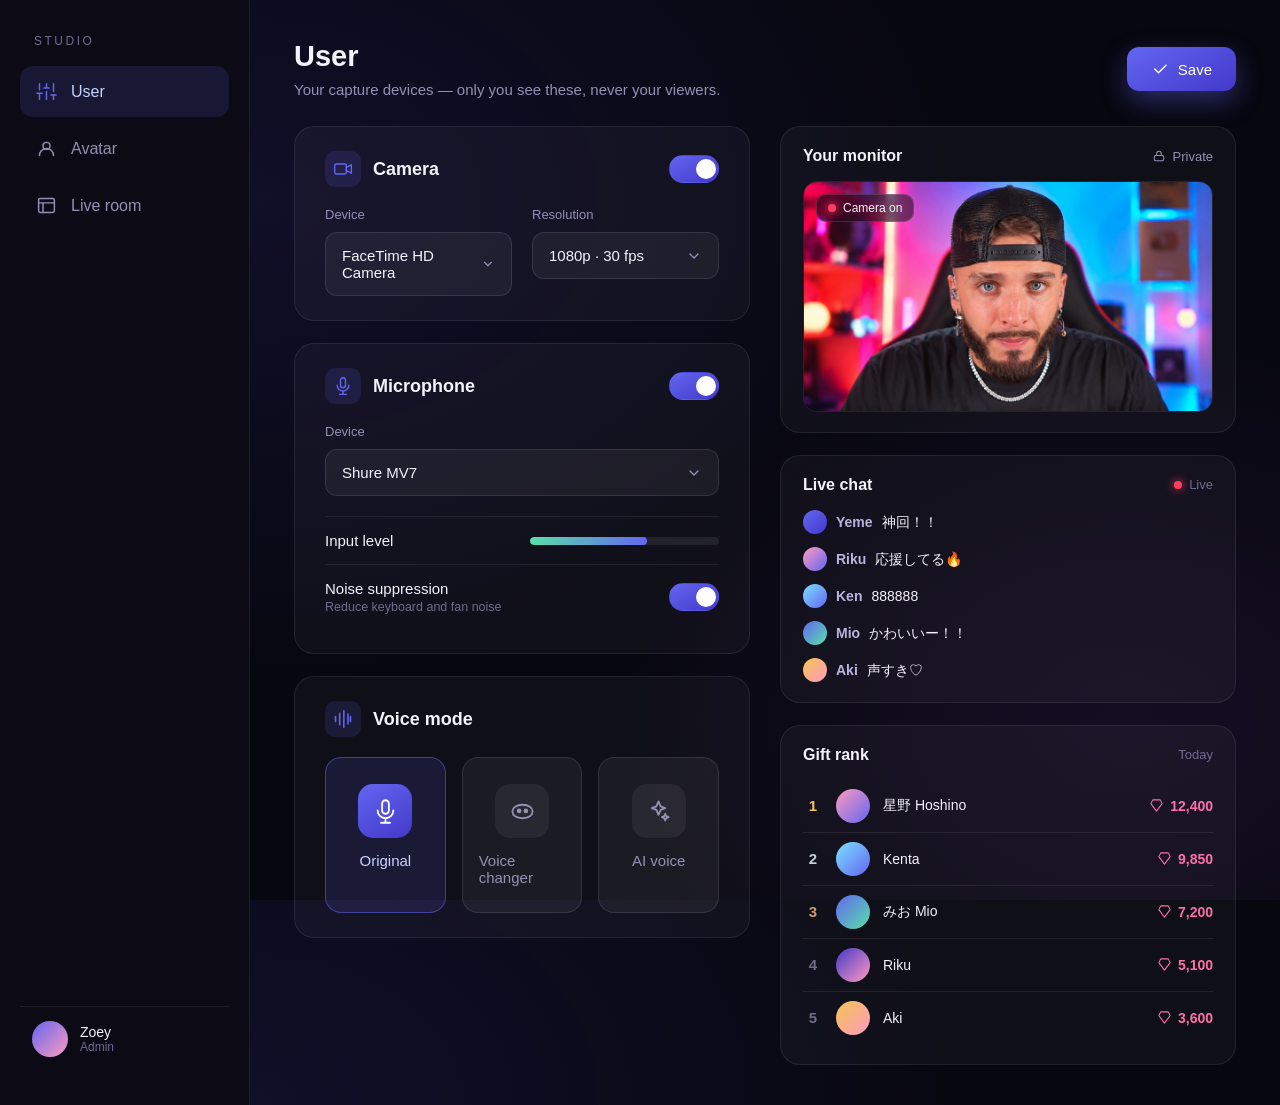
<file: web/admin.html>
<!DOCTYPE html>
<html lang="en">
<head>
<meta charset="utf-8">
<meta name="viewport" content="width=device-width, initial-scale=1">
<title>Studio Console</title>
<style>
  :root{
    --bg:#070710;--rail:#0c0b15;--card:rgba(255,255,255,.035);--card-line:rgba(255,255,255,.08);
    --field:rgba(255,255,255,.05);--field-line:rgba(255,255,255,.10);
    --text:#f4f3fb;--dim:#948fb4;--faint:#6f6b8c;
    --violet:#6366f1;--violet-2:#4338ca;--pink:#ff6ea9;--ok:#57e0a8;--live:#ff3d5e;
  }
  *{box-sizing:border-box;margin:0;padding:0}
  html,body{width:100%;height:100%}
  body{font-family:-apple-system,BlinkMacSystemFont,'Inter','Segoe UI',sans-serif;color:var(--text);
    background:radial-gradient(1100px 760px at 20% 22%, rgba(80,62,190,.14), transparent 64%),
      radial-gradient(820px 620px at 88% 80%, rgba(150,80,210,.10), transparent 62%),var(--bg);
    min-height:100vh;-webkit-font-smoothing:antialiased}
  .app{display:flex;width:100%;min-height:100vh}

  /* rail */
  .rail{width:250px;flex:none;background:var(--rail);border-right:1px solid var(--card-line);
    display:flex;flex-direction:column;padding:34px 20px}
  .rail .kicker{font-size:12px;letter-spacing:2.5px;text-transform:uppercase;color:var(--faint);padding:0 14px 18px}
  .nav{display:flex;flex-direction:column;gap:6px}
  .nav a{display:flex;align-items:center;gap:14px;padding:15px 16px;border-radius:13px;font-size:16px;
    color:var(--dim);text-decoration:none;cursor:pointer;user-select:none}
  .nav a svg{width:21px;height:21px}
  .nav a:hover{background:rgba(255,255,255,.03);color:var(--text)}
  .nav a.on{background:rgba(99,102,241,.14);color:#c7d2fe}
  .nav a.on svg{color:var(--violet)}
  .rail .foot{margin-top:auto;display:flex;align-items:center;gap:12px;padding:14px 12px;border-top:1px solid var(--card-line)}
  .rail .foot .av{width:36px;height:36px;border-radius:50%;background:linear-gradient(135deg,#6366f1,#ff9ac0)}
  .rail .foot .t1{font-size:14px;font-weight:500}.rail .foot .t2{font-size:12px;color:var(--faint)}

  /* main + pages */
  .main{flex:1;min-width:0;padding:40px 44px;display:flex;flex-direction:column}
  .page{display:none;flex:1;min-height:0;flex-direction:column}
  .page.active{display:flex}
  .head{display:flex;align-items:center;justify-content:space-between;margin-bottom:28px}
  .head h1{font-size:29px;font-weight:600}
  .head p{font-size:15px;color:var(--dim);margin-top:8px}
  .actions{display:flex;gap:12px}
  .btn{padding:13px 24px;border-radius:12px;font-size:15px;font-weight:500;cursor:pointer}
  .btn.ghost{background:var(--field);border:1px solid var(--field-line);color:var(--text)}
  .btn.primary{background:linear-gradient(150deg,var(--violet),var(--violet-2));color:#fff;
    box-shadow:0 10px 26px rgba(99,102,241,.38);border:none;display:flex;align-items:center;gap:9px}
  .btn.primary svg{width:18px;height:18px}

  .content{flex:1;display:flex;gap:30px;min-height:0}
  .col{display:flex;flex-direction:column;gap:22px}
  .col.forms{flex:1;min-width:0}
  .card{background:var(--card);border:1px solid var(--card-line);border-radius:20px;padding:24px 30px}
  .card > .ct{display:flex;align-items:center;gap:12px;margin-bottom:20px}
  .card > .ct .ic{width:36px;height:36px;border-radius:10px;background:rgba(99,102,241,.14);
    display:flex;align-items:center;justify-content:center;color:var(--violet)}
  .card > .ct .ic svg{width:20px;height:20px}
  .card > .ct h3{font-size:18px;font-weight:600}
  .card > .ct small{font-size:13px;color:var(--faint);margin-left:auto}
  .card > .ct .sw{margin-left:auto}

  .field-label{font-size:13px;color:var(--dim);margin-bottom:10px;display:block}
  .input{width:100%;background:var(--field);border:1px solid var(--field-line);border-radius:12px;
    padding:14px 16px;font-size:15px;color:var(--text);display:flex;align-items:center;gap:10px}
  .input.sel{justify-content:space-between}
  .input.sel svg{width:16px;height:16px;color:var(--dim)}
  .grid2{display:grid;grid-template-columns:1fr 1fr;gap:20px}

  /* avatar */
  .av-row{display:flex;gap:26px}
  .av-thumb{width:164px;height:164px;flex:none;border-radius:16px;overflow:hidden;position:relative;border:1px solid var(--card-line)}
  .av-thumb img{width:100%;height:100%;object-fit:cover}
  .av-thumb .edit{position:absolute;right:9px;bottom:9px;background:rgba(10,8,20,.7);backdrop-filter:blur(6px);
    border-radius:9px;padding:7px 11px;font-size:12px;display:flex;align-items:center;gap:6px;cursor:pointer}
  .av-thumb .edit svg{width:13px;height:13px}
  .av-fields{flex:1;display:flex;flex-direction:column;gap:20px}
  .chips{display:flex;gap:9px;flex-wrap:wrap}
  .chip{padding:9px 16px;border-radius:20px;font-size:13px;background:var(--field);border:1px solid var(--field-line);color:var(--dim);cursor:pointer}
  .chip.on{background:rgba(99,102,241,.16);border-color:rgba(99,102,241,.4);color:#c7d2fe}
  .voice-preview{display:flex;align-items:center;gap:18px;background:var(--field);border:1px solid var(--field-line);
    border-radius:14px;padding:16px 18px;margin-top:4px}
  .play{width:46px;height:46px;flex:none;border-radius:50%;background:linear-gradient(150deg,var(--violet),var(--violet-2));
    display:flex;align-items:center;justify-content:center;color:#fff;box-shadow:0 8px 20px rgba(99,102,241,.35);cursor:pointer}
  .play svg{width:18px;height:18px;margin-left:2px}
  .wave{display:flex;align-items:center;gap:3px;height:32px;flex:1}
  .wave span{width:3px;border-radius:3px;background:var(--violet);opacity:.85}
  .voice-preview .lbl{font-size:14px;color:var(--dim)}
  .slider .lb{display:flex;justify-content:space-between;font-size:13px;color:var(--dim);margin-bottom:10px}
  .slider .lb b{color:#c7d2fe;font-weight:600}
  .track{height:5px;border-radius:5px;background:rgba(255,255,255,.10);position:relative}
  .track .fill{position:absolute;left:0;top:0;bottom:0;border-radius:5px;background:linear-gradient(90deg,var(--violet),var(--violet-2))}
  .track .knob{position:absolute;top:50%;width:16px;height:16px;border-radius:50%;background:#fff;transform:translate(-50%,-50%);box-shadow:0 2px 8px rgba(0,0,0,.4)}

  /* user */
  .switch{width:50px;height:28px;border-radius:20px;background:var(--field);border:1px solid var(--field-line);position:relative;flex:none;cursor:pointer}
  .switch.on{background:linear-gradient(150deg,var(--violet),var(--violet-2));border-color:transparent}
  .switch .kn{position:absolute;top:3px;left:3px;width:20px;height:20px;border-radius:50%;background:#fff}
  .switch.on .kn{left:26px}
  .set-row{display:flex;align-items:center;gap:16px;padding:15px 0;border-top:1px solid var(--card-line)}
  .set-row .tx{flex:1}
  .set-row .tx .a{font-size:15px;font-weight:500}
  .set-row .tx .b{font-size:12.5px;color:var(--faint);margin-top:3px}
  .meter{height:8px;border-radius:6px;background:rgba(255,255,255,.08);position:relative;overflow:hidden;flex:1}
  .meter .f{position:absolute;left:0;top:0;bottom:0;width:62%;border-radius:6px;background:linear-gradient(90deg,var(--ok),var(--violet))}
  .tiles{display:flex;gap:16px}
  .tile{flex:1;display:flex;flex-direction:column;align-items:center;gap:14px;padding:26px 16px;
    border-radius:16px;background:var(--field);border:1px solid var(--field-line);color:var(--dim);cursor:pointer}
  .tile .tic{width:54px;height:54px;border-radius:15px;background:rgba(255,255,255,.06);display:flex;align-items:center;justify-content:center;color:var(--dim)}
  .tile .tic svg{width:27px;height:27px}
  .tile .nm{font-size:15px;font-weight:500}
  .tile.on{background:rgba(99,102,241,.14);border-color:rgba(99,102,241,.5);color:#c7d2fe}
  .tile.on .tic{background:linear-gradient(150deg,var(--violet),var(--violet-2));color:#fff}

  /* liveroom */
  .scenes{display:flex;gap:16px;flex-wrap:wrap}
  .scene{width:174px;height:106px;border-radius:13px;position:relative;overflow:hidden;border:1px solid var(--field-line);cursor:pointer}
  .scene.on{border:2px solid var(--violet);box-shadow:0 0 0 3px rgba(99,102,241,.18)}
  .scene .nm{position:absolute;left:0;right:0;bottom:0;padding:9px 11px;font-size:12px;font-weight:500;background:linear-gradient(transparent,rgba(0,0,0,.65))}
  .scene .chk{position:absolute;top:9px;right:9px;width:22px;height:22px;border-radius:50%;background:var(--violet);display:flex;align-items:center;justify-content:center}
  .scene .chk svg{width:13px;height:13px}
  .scene.up{display:flex;flex-direction:column;align-items:center;justify-content:center;gap:7px;border:1.5px dashed rgba(99,102,241,.4);background:rgba(99,102,241,.05);color:var(--dim)}
  .scene.up .u{width:34px;height:34px;border-radius:10px;background:rgba(99,102,241,.16);display:flex;align-items:center;justify-content:center;color:var(--violet)}
  .scene.up .u svg{width:19px;height:19px}
  .scene.up span{font-size:12px}
  .seg{display:inline-flex;gap:5px;padding:6px;border-radius:13px;background:var(--field);border:1px solid var(--field-line);width:100%}
  .seg span{flex:1;text-align:center;padding:12px 0;border-radius:9px;font-size:14px;color:var(--dim);cursor:pointer}
  .seg span.on{background:linear-gradient(150deg,var(--violet),var(--violet-2));color:#fff}
  .toggles{display:grid;grid-template-columns:1fr 1fr;gap:6px 34px}

  /* preview column */
  .col.side{width:456px;flex:none}
  .prev-card{background:var(--card);border:1px solid var(--card-line);border-radius:22px;padding:24px;display:flex;flex-direction:column;flex:1}
  .prev-head{display:flex;align-items:center;justify-content:space-between;margin-bottom:18px}
  .prev-head .t{font-size:15px;font-weight:600}
  .prev-head .tag{display:flex;align-items:center;gap:8px;font-size:13px;color:var(--ok)}
  .prev-head .tag i{width:8px;height:8px;border-radius:50%;background:var(--ok);box-shadow:0 0 10px var(--ok)}
  .prev-head .tag.priv{color:var(--dim)}
  .prev-head .tag.priv svg{width:15px;height:15px}
  .monitor{position:relative;border-radius:16px;overflow:hidden;border:1px solid var(--card-line);aspect-ratio:16/10}
  .monitor img{width:100%;height:100%;object-fit:cover;display:block}
  .monitor .badge{position:absolute;top:14px;left:14px;display:flex;align-items:center;gap:8px;background:rgba(10,8,20,.55);
    backdrop-filter:blur(10px);border:1px solid rgba(255,255,255,.12);border-radius:11px;padding:8px 13px;font-size:13px;font-weight:500}
  .monitor .badge i{width:9px;height:9px;border-radius:50%;background:var(--live);box-shadow:0 0 10px var(--live)}
  .prev-note{margin-top:18px;font-size:13px;color:var(--faint);line-height:1.65;text-align:center}
  /* monitor stack: chat + gift rank */
  .ph2{display:flex;align-items:center;justify-content:space-between;margin-bottom:16px}
  .ph2 .t{font-size:16px;font-weight:600}
  .ph2 .r{font-size:13px;color:var(--faint);display:flex;align-items:center;gap:7px}
  .ph2 .r i{width:8px;height:8px;border-radius:50%;background:var(--live);box-shadow:0 0 10px var(--live)}
  .ph2 .r svg{width:14px;height:14px}
  .mon-sm{position:relative;border-radius:14px;overflow:hidden;border:1px solid var(--card-line);aspect-ratio:16/9}
  .mon-sm img{width:100%;height:100%;object-fit:cover;display:block}
  .mon-sm .badge{position:absolute;top:12px;left:12px;display:flex;align-items:center;gap:7px;background:rgba(10,8,20,.55);
    backdrop-filter:blur(10px);border:1px solid rgba(255,255,255,.12);border-radius:10px;padding:6px 11px;font-size:12px;font-weight:500}
  .mon-sm .badge i{width:8px;height:8px;border-radius:50%;background:var(--live);box-shadow:0 0 9px var(--live)}
  .chatlist{display:flex;flex-direction:column;gap:13px}
  .crow{display:flex;align-items:center;gap:9px;font-size:14px;line-height:1.3}
  .crow .av{width:24px;height:24px;border-radius:50%;flex:none}
  .crow .nm{font-weight:600;color:#b9b4dd;flex:none}
  .crow .msg{color:var(--text)}
  .rank{display:flex;flex-direction:column}
  .rrow{display:flex;align-items:center;gap:13px;padding:9px 0;border-top:1px solid var(--card-line)}
  .rrow:first-child{border-top:none}
  .rrow .no{width:20px;text-align:center;font-size:15px;font-weight:700;color:var(--faint)}
  .rrow .av{width:34px;height:34px;border-radius:50%;flex:none}
  .rrow .nm{flex:1;font-size:14px;font-weight:500}
  .rrow .amt{display:flex;align-items:center;gap:6px;font-size:14px;font-weight:600;color:var(--pink)}
  .rrow .amt svg{width:15px;height:15px}
  .phone{margin:0 auto;width:306px;padding:9px;border-radius:40px;background:linear-gradient(155deg,#322d47,#141219 46%,#2e2942);box-shadow:0 30px 70px rgba(0,0,0,.55)}
  .screen{position:relative;border-radius:32px;overflow:hidden;height:626px;background:#150e26}
  .screen .vt{position:absolute;top:0;left:50%;transform:translateX(-50%);width:106%}
  .grad{position:absolute;inset:0;background:linear-gradient(180deg,transparent 46%,rgba(12,8,26,.5) 66%,rgba(9,6,20,.94))}
  .notch{position:absolute;top:7px;left:50%;transform:translateX(-50%);width:84px;height:20px;border-radius:11px;background:#04040a;z-index:4}
  .ptop{position:absolute;top:28px;left:12px;right:12px;z-index:3;display:flex;align-items:center;gap:7px}
  .lbadge{background:var(--live);color:#fff;font-size:10px;font-weight:800;letter-spacing:.5px;padding:4px 7px;border-radius:6px}
  .dur{font-size:11px;font-weight:600}
  .vw{margin-left:auto;display:flex;align-items:center;gap:4px;font-size:11px;font-weight:600;background:rgba(9,7,20,.5);padding:4px 8px;border-radius:14px}
  .vw svg{width:11px;height:11px}
  .prail{position:absolute;right:9px;bottom:108px;z-index:3;display:flex;flex-direction:column;align-items:center;gap:15px}
  .prail .b{width:38px;height:38px;border-radius:50%;background:rgba(18,13,32,.55);border:1px solid rgba(255,255,255,.12);display:flex;align-items:center;justify-content:center;backdrop-filter:blur(8px)}
  .prail .b svg{width:19px;height:19px}
  .prail .b.heart{color:var(--pink)}.prail .b.gift{background:linear-gradient(150deg,var(--pink),var(--violet-2));border:none;color:#fff}
  .pchat{position:absolute;left:12px;right:60px;bottom:56px;z-index:3;display:flex;flex-direction:column;gap:6px}
  .pmsg{display:flex;align-items:center;gap:6px;background:rgba(9,7,22,.5);border-radius:11px;padding:5px 9px 5px 5px;font-size:11px;width:fit-content}
  .pmsg .a{width:17px;height:17px;border-radius:50%;background:linear-gradient(135deg,#6366f1,#ff9ac0)}
  .pmsg .w{font-weight:700}
  .psay{position:absolute;left:12px;right:12px;bottom:13px;z-index:3;background:rgba(255,255,255,.1);border:1px solid rgba(255,255,255,.14);border-radius:16px;padding:10px 14px;font-size:11px;color:#c7c4e2}

	  /* Voice mode panels */
	  .vmode-panel{animation:vmIn .2s ease}
	  @keyframes vmIn{from{opacity:0;transform:translateY(-6px)}to{opacity:1;transform:none}}
	  .vm-upload{
	    display:flex; flex-direction:column; align-items:center; gap:6px;
	    padding:24px 16px; border:1.5px dashed rgba(99,102,241,.3);
	    border-radius:12px; cursor:pointer; transition:border-color .16s, background .16s;
	  }
	  .vm-upload:hover{border-color:rgba(99,102,241,.6); background:rgba(255,255,255,.02)}
	  .vm-upload.drag{border-color:var(--violet); background:rgba(99,102,241,.08)}
	  .vm-upload span{font-size:13px; color:#c7d2fe}
	  .vm-upload small{font-size:11px; color:var(--faint)}
	  .vm-file{
	    display:flex; align-items:center; justify-content:space-between;
	    margin-top:10px; padding:9px 12px; border-radius:10px;
	    background:rgba(99,102,241,.10); border:1px solid rgba(99,102,241,.25);
	  }
	  .vm-file span{font-size:12px; color:#c7d2fe}
	  .vm-file button{background:none;border:none;cursor:pointer;color:var(--dim);font-size:17px}
	  .vm-file button:hover{color:#ff5e7a}
	  .vm-extract{
	    display:flex; align-items:center; justify-content:center; gap:7px;
	    width:100%; margin-top:10px; padding:11px; border-radius:11px;
	    border:1px solid rgba(99,102,241,.35);
	    background:linear-gradient(135deg, rgba(99,102,241,.16), rgba(67,56,202,.08));
	    color:#fff; cursor:pointer; font:inherit; font-size:14px; font-weight:600;
	    transition:all .16s;
	  }
	  .vm-extract:hover:not(:disabled){border-color:var(--violet); background:linear-gradient(135deg, rgba(99,102,241,.28), rgba(67,56,202,.16))}
	  .vm-extract:disabled{opacity:.35; cursor:not-allowed}
	  .vm-status{
	    margin-top:8px; padding:7px 12px; border-radius:8px;
	    font-size:12px; text-align:center;
	    background:rgba(99,102,241,.08); color:#c7d2fe;
	  }
	  .vm-status.ok{background:rgba(34,197,94,.10); color:#4ade80}
	  .vm-status.err{background:rgba(255,43,69,.10); color:#ff5e7a}
	  .vm-voice-grid{display:grid; grid-template-columns:1fr 1fr 1fr; gap:8px}
	  .vm-vopt{
	    display:flex; flex-direction:column; align-items:flex-start; gap:4px;
	    padding:12px 14px; border-radius:11px;
	    border:1px solid rgba(255,255,255,.08);
	    background:rgba(255,255,255,.02);
	    color:var(--text); cursor:pointer; font:inherit; text-align:left;
	    transition:border-color .16s, background .16s;
	  }
	  .vm-vopt:hover{border-color:rgba(99,102,241,.5)}
	  .vm-vopt .vn{font-size:14px; font-weight:500}
	  .vm-vopt .vd{font-size:11px; color:var(--faint)}
	  .vm-vopt.selected{
	    border-color:var(--violet);
	    background:linear-gradient(180deg, rgba(99,102,241,.18), rgba(67,56,202,.08));
	    box-shadow:0 0 16px rgba(99,102,241,.18);
	  }
	  .vm-sliders{margin-top:16px; display:flex; flex-direction:column; gap:14px}

</style>
</head>
<body>
<div class="app">
  <aside class="rail">
    <div class="kicker">Studio</div>
    <nav class="nav">
      <a data-page="user" class="on"><svg viewBox="0 0 24 24" fill="none" stroke="currentColor" stroke-width="1.7" stroke-linecap="round" stroke-linejoin="round"><path d="M4 21v-7M4 10V3M12 21v-9M12 8V3M20 21v-5M20 12V3M1 14h6M9 8h6M17 16h6"/></svg>User</a>
      <a data-page="avatar"><svg viewBox="0 0 24 24" fill="none" stroke="currentColor" stroke-width="1.7" stroke-linecap="round" stroke-linejoin="round"><circle cx="12" cy="9" r="4"/><path d="M4 20a8 8 0 0116 0"/></svg>Avatar</a>
      <a data-page="liveroom"><svg viewBox="0 0 24 24" fill="none" stroke="currentColor" stroke-width="1.7" stroke-linecap="round" stroke-linejoin="round"><rect x="3" y="4" width="18" height="16" rx="2"/><path d="M3 9h18M8 20V9"/></svg>Live room</a>
    </nav>
    <div class="foot"><div class="av"></div><div><div class="t1">Zoey</div><div class="t2">Admin</div></div></div>
  </aside>

  <main class="main">

    <!-- ===== USER ===== -->
    <section class="page active" id="page-user">
      <div class="head">
        <div><h1>User</h1><p>Your capture devices — only you see these, never your viewers.</p></div>
        <div class="actions"><div class="btn primary"><svg viewBox="0 0 24 24" fill="none" stroke="#fff" stroke-width="2" stroke-linecap="round" stroke-linejoin="round"><path d="M5 12l5 5L20 7"/></svg>Save</div></div>
      </div>
      <div class="content">
        <div class="col forms">
          <div class="card">
            <div class="ct"><div class="ic"><svg viewBox="0 0 24 24" fill="none" stroke="currentColor" stroke-width="1.7" stroke-linecap="round" stroke-linejoin="round"><rect x="2" y="6" width="14" height="12" rx="2"/><path d="M16 10l6-3v10l-6-3z"/></svg></div><h3>Camera</h3><div class="sw"><div class="switch on"><div class="kn"></div></div></div></div>
            <div class="grid2">
              <div><span class="field-label">Device</span><div class="input sel">FaceTime HD Camera<svg viewBox="0 0 24 24" fill="none" stroke="currentColor" stroke-width="2" stroke-linecap="round" stroke-linejoin="round"><path d="M6 9l6 6 6-6"/></svg></div></div>
              <div><span class="field-label">Resolution</span><div class="input sel">1080p · 30 fps<svg viewBox="0 0 24 24" fill="none" stroke="currentColor" stroke-width="2" stroke-linecap="round" stroke-linejoin="round"><path d="M6 9l6 6 6-6"/></svg></div></div>
            </div>
          </div>
          <div class="card">
            <div class="ct"><div class="ic"><svg viewBox="0 0 24 24" fill="none" stroke="currentColor" stroke-width="1.7" stroke-linecap="round" stroke-linejoin="round"><rect x="9" y="2" width="6" height="12" rx="3"/><path d="M5 11a7 7 0 0014 0M12 18v4M8 22h8"/></svg></div><h3>Microphone</h3><div class="sw"><div class="switch on"><div class="kn"></div></div></div></div>
            <div><span class="field-label">Device</span><div class="input sel">Shure MV7<svg viewBox="0 0 24 24" fill="none" stroke="currentColor" stroke-width="2" stroke-linecap="round" stroke-linejoin="round"><path d="M6 9l6 6 6-6"/></svg></div></div>
            <div class="set-row" style="margin-top:20px"><div class="tx"><div class="a">Input level</div></div><div class="meter"><div class="f"></div></div></div>
            <div class="set-row"><div class="tx"><div class="a">Noise suppression</div><div class="b">Reduce keyboard and fan noise</div></div><div class="switch on"><div class="kn"></div></div></div>
          </div>
          <div class="card">
            <div class="ct"><div class="ic"><svg viewBox="0 0 24 24" fill="none" stroke="currentColor" stroke-width="1.9" stroke-linecap="round"><path d="M3 9v6M8 5v14M13 2v20M18 6v12M21 9v6"/></svg></div><h3>Voice mode</h3></div>
            <div class="tiles" id="voiceTiles">
              <div class="tile on" data-mode="original"><div class="tic"><svg viewBox="0 0 24 24" fill="none" stroke="currentColor" stroke-width="1.6" stroke-linecap="round" stroke-linejoin="round"><rect x="9" y="2" width="6" height="12" rx="3"/><path d="M5 11a7 7 0 0014 0M12 18v4M8 22h8"/></svg></div><div class="nm">Original</div></div>
              <div class="tile" data-mode="changer"><div class="tic"><svg viewBox="0 0 24 24" fill="none" stroke="currentColor" stroke-width="1.6" stroke-linecap="round" stroke-linejoin="round"><path d="M3 12c0-3.3 3.5-6 9-6s9 2.7 9 6-3.5 6-9 6-9-2.7-9-6z"/><circle cx="9" cy="11.5" r="1.3" fill="currentColor"/><circle cx="15" cy="11.5" r="1.3" fill="currentColor"/></svg></div><div class="nm">Voice changer</div></div>
              <div class="tile" data-mode="aivoice"><div class="tic"><svg viewBox="0 0 24 24" fill="none" stroke="currentColor" stroke-width="1.6" stroke-linecap="round" stroke-linejoin="round"><path d="M12 3l1.9 4.4L18 9l-4.1 1.6L12 15l-1.9-4.4L6 9l4.1-1.6z"/><path d="M18 14l.9 2.1L21 17l-2.1.9L18 20l-.9-2.1L15 17l2.1-.9z"/></svg></div><div class="nm">AI voice</div></div>
            </div>

            <!-- Voice Changer 面板 -->
            <div class="vmode-panel" id="panelChanger" style="display:none; margin-top:18px">
              <div class="vm-upload" id="vmUpload">
                <svg width="22" height="22" viewBox="0 0 24 24" fill="none" stroke="currentColor" stroke-width="1.5" stroke-linecap="round"><path d="M21 15v4a2 2 0 01-2 2H5a2 2 0 01-2-2v-4"/><polyline points="17,8 12,3 7,8"/><line x1="12" y1="3" x2="12" y2="15"/></svg>
                <span>Drop MP3 or click to upload</span>
                <small>Supports .mp3, .wav up to 10MB</small>
                <input type="file" id="vmMp3" accept="audio/mpeg,audio/wav" hidden>
              </div>
              <div class="vm-file" id="vmFile" style="display:none">
                <span id="vmFileName"></span>
                <button id="vmFileRemove">&times;</button>
              </div>
              <button class="vm-extract" id="vmExtract" disabled>Extract Voice</button>
              <div class="vm-status" id="vmStatus" style="display:none"></div>
            </div>

            <!-- AI Voice 面板 -->
            <div class="vmode-panel" id="panelAIVoice" style="display:none; margin-top:18px">
              <div class="vm-voice-grid" id="vmVoiceGrid">
                <button class="vm-vopt selected" data-v="original"><span class="vn">Original</span><span class="vd">No effect</span></button>
                <button class="vm-vopt" data-v="anime"><span class="vn">Anime Girl</span><span class="vd">Anime style</span></button>
                <button class="vm-vopt" data-v="loli"><span class="vn">Loli</span><span class="vd">Soft high pitch</span></button>
                <button class="vm-vopt" data-v="mature"><span class="vn">Mature</span><span class="vd">Deep mature</span></button>
                <button class="vm-vopt" data-v="male"><span class="vn">Male</span><span class="vd">Youthful male</span></button>
                <button class="vm-vopt" data-v="custom"><span class="vn">Custom</span><span class="vd">Custom voice</span></button>
              </div>
              <div class="vm-sliders">
                <div class="slider"><div class="lb">Pitch <b id="vmPitchVal">0</b></div><div class="track"><div class="fill" id="vmPitchFill" style="width:50%"></div><div class="knob" id="vmPitchKnob" style="left:50%"></div></div></div>
                <div class="slider"><div class="lb">Intensity <b id="vmIntVal">60%</b></div><div class="track"><div class="fill" id="vmIntFill" style="width:60%"></div><div class="knob" id="vmIntKnob" style="left:60%"></div></div></div>
              </div>
            </div>
          </div>
        </div>
        <div class="col side">
          <div class="card" style="padding:20px 22px">
            <div class="ph2"><span class="t">Your monitor</span><span class="r" style="color:var(--dim)"><svg viewBox="0 0 24 24" fill="none" stroke="currentColor" stroke-width="1.8" stroke-linecap="round" stroke-linejoin="round"><rect x="4" y="11" width="16" height="9" rx="2"/><path d="M8 11V8a4 4 0 018 0v3"/></svg>Private</span></div>
            <div class="mon-sm"><img src="assets/camera@3x.jpg" alt=""><div class="badge"><i></i>Camera on</div></div>
          </div>

          <div class="card" style="padding:20px 22px">
            <div class="ph2"><span class="t">Live chat</span><span class="r"><i></i>Live</span></div>
            <div class="chatlist">
              <div class="crow"><span class="av" style="background:linear-gradient(135deg,#6366f1,#4338ca)"></span><span class="nm">Yeme</span><span class="msg">神回！！</span></div>
              <div class="crow"><span class="av" style="background:linear-gradient(135deg,#ff9ac0,#6366f1)"></span><span class="nm">Riku</span><span class="msg">応援してる🔥</span></div>
              <div class="crow"><span class="av" style="background:linear-gradient(135deg,#7be0ff,#6366f1)"></span><span class="nm">Ken</span><span class="msg">888888</span></div>
              <div class="crow"><span class="av" style="background:linear-gradient(135deg,#6366f1,#57e0a8)"></span><span class="nm">Mio</span><span class="msg">かわいいー！！</span></div>
              <div class="crow"><span class="av" style="background:linear-gradient(135deg,#f5c451,#ff9ac0)"></span><span class="nm">Aki</span><span class="msg">声すき♡</span></div>
            </div>
          </div>

          <div class="card" style="padding:20px 22px">
            <div class="ph2"><span class="t">Gift rank</span><span class="r" style="color:var(--faint)">Today</span></div>
            <div class="rank">
              <div class="rrow"><span class="no" style="color:#f5c451">1</span><span class="av" style="background:linear-gradient(135deg,#ff9ac0,#6366f1)"></span><span class="nm">星野 Hoshino</span><span class="amt"><svg viewBox="0 0 24 24" fill="none" stroke="currentColor" stroke-width="1.7" stroke-linejoin="round"><path d="M6 3h12l3 6-9 12L3 9z"/></svg>12,400</span></div>
              <div class="rrow"><span class="no" style="color:#cbd0dd">2</span><span class="av" style="background:linear-gradient(135deg,#7be0ff,#6366f1)"></span><span class="nm">Kenta</span><span class="amt"><svg viewBox="0 0 24 24" fill="none" stroke="currentColor" stroke-width="1.7" stroke-linejoin="round"><path d="M6 3h12l3 6-9 12L3 9z"/></svg>9,850</span></div>
              <div class="rrow"><span class="no" style="color:#d89a6a">3</span><span class="av" style="background:linear-gradient(135deg,#6366f1,#57e0a8)"></span><span class="nm">みお Mio</span><span class="amt"><svg viewBox="0 0 24 24" fill="none" stroke="currentColor" stroke-width="1.7" stroke-linejoin="round"><path d="M6 3h12l3 6-9 12L3 9z"/></svg>7,200</span></div>
              <div class="rrow"><span class="no">4</span><span class="av" style="background:linear-gradient(135deg,#4338ca,#ff9ac0)"></span><span class="nm">Riku</span><span class="amt"><svg viewBox="0 0 24 24" fill="none" stroke="currentColor" stroke-width="1.7" stroke-linejoin="round"><path d="M6 3h12l3 6-9 12L3 9z"/></svg>5,100</span></div>
              <div class="rrow"><span class="no">5</span><span class="av" style="background:linear-gradient(135deg,#f5c451,#ff9ac0)"></span><span class="nm">Aki</span><span class="amt"><svg viewBox="0 0 24 24" fill="none" stroke="currentColor" stroke-width="1.7" stroke-linejoin="round"><path d="M6 3h12l3 6-9 12L3 9z"/></svg>3,600</span></div>
            </div>
          </div>
        </div>
      </div>
    </section>

    <!-- ===== AVATAR ===== -->
    <section class="page" id="page-avatar">
      <div class="head">
        <div><h1>Avatar</h1><p>Set up the persona and voice your viewers see and hear.</p></div>
        <div class="actions"><div class="btn ghost">Save draft</div><div class="btn primary"><svg viewBox="0 0 24 24" fill="none" stroke="#fff" stroke-width="2" stroke-linecap="round" stroke-linejoin="round"><path d="M5 12l5 5L20 7"/></svg>Publish</div></div>
      </div>
      <div class="content">
        <div class="col forms">
          <div class="card">
            <div class="ct"><div class="ic"><svg viewBox="0 0 24 24" fill="none" stroke="currentColor" stroke-width="1.7" stroke-linecap="round" stroke-linejoin="round"><rect x="3" y="3" width="18" height="18" rx="3"/><circle cx="9" cy="9" r="2"/><path d="M21 15l-5-5L5 21"/></svg></div><h3>Appearance</h3><small>PNG / JPG · 1024×1536 recommended</small></div>
            <div class="av-row">
              <div class="av-thumb"><img src="assets/vtuber@3x.jpg" alt=""><div class="edit"><svg viewBox="0 0 24 24" fill="none" stroke="#fff" stroke-width="1.8" stroke-linecap="round" stroke-linejoin="round"><path d="M12 20h9M16.5 3.5a2.1 2.1 0 013 3L7 19l-4 1 1-4z"/></svg>Replace</div></div>
              <div class="av-fields">
                <div><span class="field-label">Display name</span><div class="input">Yumene</div></div>
                <div><span class="field-label">Style tags</span><div class="chips"><span class="chip on">Anime</span><span class="chip">Mature</span><span class="chip">Loli</span><span class="chip">Shonen</span><span class="chip">+ Custom</span></div></div>
              </div>
            </div>
          </div>
          <div class="card">
            <div class="ct"><div class="ic"><svg viewBox="0 0 24 24" fill="none" stroke="currentColor" stroke-width="1.7" stroke-linecap="round" stroke-linejoin="round"><rect x="9" y="2" width="6" height="12" rx="3"/><path d="M5 11a7 7 0 0014 0M12 18v4M8 22h8"/></svg></div><h3>Voice</h3><small>Pick a voice from your provider library</small></div>
            <div class="grid2">
              <div><span class="field-label">Voice provider</span><div class="input sel">Fish Audio<svg viewBox="0 0 24 24" fill="none" stroke="currentColor" stroke-width="2" stroke-linecap="round" stroke-linejoin="round"><path d="M6 9l6 6 6-6"/></svg></div></div>
              <div><span class="field-label">Voice ID</span><div class="input sel">spk_9f2a7c41-be08<svg viewBox="0 0 24 24" fill="none" stroke="currentColor" stroke-width="2" stroke-linecap="round" stroke-linejoin="round"><path d="M6 9l6 6 6-6"/></svg></div></div>
            </div>
            <div style="margin-top:22px">
              <span class="field-label">Preview</span>
              <div class="voice-preview">
                <div class="play"><svg viewBox="0 0 24 24" fill="#fff"><path d="M8 5v14l11-7z"/></svg></div>
                <div class="wave" id="wave"></div>
                <span class="lbl">0:06</span>
              </div>
            </div>
            <div class="slider" style="margin-top:26px;max-width:calc(50% - 10px)"><div class="lb">Volume <b>80%</b></div><div class="track"><div class="fill" style="width:80%"></div><div class="knob" style="left:80%"></div></div></div>
          </div>
        </div>
        <div class="col side">
          <div class="prev-card">
            <div class="prev-head"><span class="t">Preview</span><span class="tag"><i></i>Viewer view</span></div>
            <div class="phone"><div class="screen">
              <img class="vt" src="assets/vtuber@3x.jpg" alt=""><div class="grad"></div><div class="notch"></div>
              <div class="ptop"><span class="lbadge">LIVE</span><span class="dur">36:12</span><span class="vw"><svg viewBox="0 0 24 24" fill="none" stroke="#fff" stroke-width="2"><circle cx="12" cy="8" r="4"/><path d="M4 21a8 8 0 0116 0"/></svg>12.5K</span></div>
              <div class="prail"><div class="b heart"><svg viewBox="0 0 24 24" fill="currentColor"><path d="M12 21s-8-4.5-8-10a4.5 4.5 0 018-2.8A4.5 4.5 0 0120 11c0 5.5-8 10-8 10z"/></svg></div><div class="b"><svg viewBox="0 0 24 24" fill="none" stroke="#fff" stroke-width="1.8" stroke-linecap="round" stroke-linejoin="round"><path d="M21 11.5a8.4 8.4 0 01-9 8.4L3 21l1.1-5.5A8.4 8.4 0 1121 11.5z"/></svg></div><div class="b gift"><svg viewBox="0 0 24 24" fill="none" stroke="#fff" stroke-width="1.7" stroke-linecap="round" stroke-linejoin="round"><rect x="3" y="8" width="18" height="4" rx="1"/><path d="M5 12v8h14v-8M12 8v12"/></svg></div></div>
              <div class="psay">Add comment…</div>
            </div></div>
            <div class="prev-note">Viewers see the avatar and the selected voice.<br>Your real camera and original audio never go out.</div>
          </div>
        </div>
      </div>
    </section>

    <!-- ===== LIVE ROOM ===== -->
    <section class="page" id="page-liveroom">
      <div class="head">
        <div><h1>Live room</h1><p>The stage your viewers see — background, room details, and overlays.</p></div>
        <div class="actions"><div class="btn ghost">Save draft</div><div class="btn primary"><svg viewBox="0 0 24 24" fill="none" stroke="#fff" stroke-width="2" stroke-linecap="round" stroke-linejoin="round"><path d="M5 12l5 5L20 7"/></svg>Publish</div></div>
      </div>
      <div class="content">
        <div class="col forms">
          <div class="card">
            <div class="ct"><div class="ic"><svg viewBox="0 0 24 24" fill="none" stroke="currentColor" stroke-width="1.7" stroke-linecap="round" stroke-linejoin="round"><rect x="3" y="3" width="18" height="18" rx="3"/><circle cx="8.5" cy="8.5" r="1.8"/><path d="M21 15l-5-5L5 21"/></svg></div><h3>Background</h3><small>Pick a scene or upload your own</small></div>
            <div class="scenes">
              <div class="scene on" style="background:linear-gradient(160deg,#3a2a6e,#1b1338 60%,#2a1550)"><div class="chk"><svg viewBox="0 0 24 24" fill="none" stroke="#fff" stroke-width="2.6" stroke-linecap="round" stroke-linejoin="round"><path d="M20 6L9 17l-5-5"/></svg></div><div class="nm">Night city</div></div>
              <div class="scene" style="background:linear-gradient(160deg,#6e4a3a,#3a2318)"><div class="nm">Warm room</div></div>
              <div class="scene" style="background:linear-gradient(160deg,#2a3a6e,#151d38)"><div class="nm">Studio blue</div></div>
              <div class="scene" style="background:linear-gradient(160deg,#2c2c3c,#0e0e18)"><div class="nm">Dark stage</div></div>
              <div class="scene up"><div class="u"><svg viewBox="0 0 24 24" fill="none" stroke="currentColor" stroke-width="1.8" stroke-linecap="round" stroke-linejoin="round"><path d="M12 16V4M8 8l4-4 4 4M4 16v2a2 2 0 002 2h12a2 2 0 002-2v-2"/></svg></div><span>Upload</span></div>
            </div>
          </div>
          <div class="card">
            <div class="ct"><div class="ic"><svg viewBox="0 0 24 24" fill="none" stroke="currentColor" stroke-width="1.7" stroke-linecap="round" stroke-linejoin="round"><path d="M4 5h16M4 12h16M4 19h10"/></svg></div><h3>Room details</h3></div>
            <div><span class="field-label">Room title</span><div class="input">Yumene's cozy night stream</div></div>
            <div class="grid2" style="margin-top:20px">
              <div><span class="field-label">Platform · room ID</span><div class="input sel">TikTok Live · #12500<svg viewBox="0 0 24 24" fill="none" stroke="currentColor" stroke-width="2" stroke-linecap="round" stroke-linejoin="round"><path d="M6 9l6 6 6-6"/></svg></div></div>
              <div><span class="field-label">Run mode</span><div class="seg"><span class="on">Realtime</span><span>High quality</span></div></div>
            </div>
          </div>
          <div class="card">
            <div class="ct"><div class="ic"><svg viewBox="0 0 24 24" fill="none" stroke="currentColor" stroke-width="1.7" stroke-linecap="round" stroke-linejoin="round"><rect x="3" y="3" width="18" height="18" rx="3"/><path d="M14 3v18M14 8h7M14 14h7"/></svg></div><h3>Overlays</h3><small>What viewers see on screen</small></div>
            <div class="toggles">
              <div class="set-row" style="border-top:none"><div class="tx"><div class="a">Live chat</div></div><div class="switch on"><div class="kn"></div></div></div>
              <div class="set-row" style="border-top:none"><div class="tx"><div class="a">Gifts</div></div><div class="switch on"><div class="kn"></div></div></div>
              <div class="set-row"><div class="tx"><div class="a">Floating hearts</div></div><div class="switch on"><div class="kn"></div></div></div>
              <div class="set-row"><div class="tx"><div class="a">Viewer count</div></div><div class="switch on"><div class="kn"></div></div></div>
            </div>
          </div>
        </div>
        <div class="col side">
          <div class="prev-card">
            <div class="prev-head"><span class="t">Preview</span><span class="tag"><i></i>Viewer view</span></div>
            <div class="phone"><div class="screen">
              <img class="vt" src="assets/vtuber@3x.jpg" alt=""><div class="grad"></div><div class="notch"></div>
              <div class="ptop"><span class="lbadge">LIVE</span><span class="dur">36:12</span><span class="vw"><svg viewBox="0 0 24 24" fill="none" stroke="#fff" stroke-width="2"><circle cx="12" cy="8" r="4"/><path d="M4 21a8 8 0 0116 0"/></svg>12.5K</span></div>
              <div class="prail"><div class="b heart"><svg viewBox="0 0 24 24" fill="currentColor"><path d="M12 21s-8-4.5-8-10a4.5 4.5 0 018-2.8A4.5 4.5 0 0120 11c0 5.5-8 10-8 10z"/></svg></div><div class="b"><svg viewBox="0 0 24 24" fill="none" stroke="#fff" stroke-width="1.8" stroke-linecap="round" stroke-linejoin="round"><path d="M21 11.5a8.4 8.4 0 01-9 8.4L3 21l1.1-5.5A8.4 8.4 0 1121 11.5z"/></svg></div><div class="b gift"><svg viewBox="0 0 24 24" fill="none" stroke="#fff" stroke-width="1.7" stroke-linecap="round" stroke-linejoin="round"><rect x="3" y="8" width="18" height="4" rx="1"/><path d="M5 12v8h14v-8M12 8v12"/></svg></div></div>
              <div class="pchat"><div class="pmsg"><span class="a"></span><span class="w">Yeme</span>&nbsp;神回！！</div><div class="pmsg"><span class="a"></span><span class="w">Mio</span>&nbsp;かわいいー！！</div></div>
              <div class="psay">Add comment…</div>
            </div></div>
          </div>
        </div>
      </div>
    </section>

  </main>
</div>

<script>
  // waveform bars for avatar preview
  (function(){
    var w=document.getElementById('wave'); if(!w) return;
    var h=[30,55,80,45,95,60,35,72,50,88,40,65,30,78,52,90,44,68,34,60,82,48,70,38,58,86,42,64,30,75,48,66];
    w.innerHTML=h.map(function(v){return '<span style="height:'+v+'%"></span>'}).join('');
  })();

  // page switching
  var links=document.querySelectorAll('.nav a');
  links.forEach(function(a){
    a.addEventListener('click',function(){
      links.forEach(function(x){x.classList.remove('on')});
      a.classList.add('on');
      document.querySelectorAll('.page').forEach(function(p){p.classList.remove('active')});
      document.getElementById('page-'+a.dataset.page).classList.add('active');
    });
  });

  // simple interactions
  document.querySelectorAll('.switch').forEach(function(s){s.addEventListener('click',function(){s.classList.toggle('on')})});
  document.querySelectorAll('.tiles').forEach(function(g){g.querySelectorAll('.tile').forEach(function(t){t.addEventListener('click',function(){g.querySelectorAll('.tile').forEach(function(x){x.classList.remove('on')});t.classList.add('on')})})});
  document.querySelectorAll('.seg').forEach(function(g){g.querySelectorAll('span').forEach(function(t){t.addEventListener('click',function(){g.querySelectorAll('span').forEach(function(x){x.classList.remove('on')});t.classList.add('on')})})});
  document.querySelectorAll('.scenes').forEach(function(g){g.querySelectorAll('.scene:not(.up)').forEach(function(t){t.addEventListener('click',function(){g.querySelectorAll('.scene').forEach(function(x){x.classList.remove('on');var c=x.querySelector('.chk');if(c)c.remove()});t.classList.add('on');if(!t.querySelector('.chk')){var d=document.createElement('div');d.className='chk';d.innerHTML='<svg viewBox=\"0 0 24 24\" fill=\"none\" stroke=\"#fff\" stroke-width=\"2.6\" stroke-linecap=\"round\" stroke-linejoin=\"round\"><path d=\"M20 6L9 17l-5-5\"/></svg>';t.appendChild(d)}})})});
  document.querySelectorAll('.chips').forEach(function(g){g.querySelectorAll('.chip').forEach(function(t){t.addEventListener('click',function(){t.classList.toggle('on')})})});
</script>

<script>
/* ---- Voice Mode Tiles ---- */
(function(){
  var tiles = document.getElementById('voiceTiles');
  if (!tiles) return;
  
  tiles.addEventListener('click', function(e){
    var tile = e.target.closest('.tile');
    if (!tile) return;
    var mode = tile.dataset.mode;
    
    // Update active tile
    tiles.querySelectorAll('.tile').forEach(function(t){ t.classList.remove('on'); });
    tile.classList.add('on');
    
    // Show/hide panels
    var pc = document.getElementById('panelChanger');
    var pa = document.getElementById('panelAIVoice');
    if (pc) pc.style.display = mode === 'changer' ? 'block' : 'none';
    if (pa) pa.style.display = mode === 'aivoice' ? 'block' : 'none';
  });

  /* ---- File Upload ---- */
  var upload = document.getElementById('vmUpload');
  var mp3 = document.getElementById('vmMp3');
  var fileRow = document.getElementById('vmFile');
  var fileName = document.getElementById('vmFileName');
  var fileRemove = document.getElementById('vmFileRemove');
  var extractBtn = document.getElementById('vmExtract');
  var status = document.getElementById('vmStatus');

  if (upload && mp3) {
    upload.addEventListener('click', function(){ mp3.click(); });
    upload.addEventListener('dragover', function(e){ e.preventDefault(); upload.classList.add('drag'); });
    upload.addEventListener('dragleave', function(){ upload.classList.remove('drag'); });
    upload.addEventListener('drop', function(e){
      e.preventDefault(); upload.classList.remove('drag');
      if (e.dataTransfer.files.length) handleVmFile(e.dataTransfer.files[0]);
    });
    mp3.addEventListener('change', function(){ if (mp3.files.length) handleVmFile(mp3.files[0]); });
  }

  function handleVmFile(file){
    if (!file.type.match(/audio\/(mpeg|wav|mp4|ogg)/)) {
      if (status) { status.style.display='block'; status.className='vm-status err'; status.textContent='Unsupported file type'; }
      return;
    }
    upload.style.display = 'none';
    fileRow.style.display = 'flex';
    fileName.textContent = file.name + ' (' + (file.size/1024).toFixed(0) + ' KB)';
    extractBtn.disabled = false;
    if (status) status.style.display = 'none';
  }

  if (fileRemove) {
    fileRemove.addEventListener('click', function(){
      upload.style.display = 'flex'; fileRow.style.display = 'none';
      mp3.value = ''; extractBtn.disabled = true;
      if (status) status.style.display = 'none';
    });
  }

  if (extractBtn) {
    extractBtn.addEventListener('click', function(){
      status.style.display = 'block'; status.className = 'vm-status';
      status.textContent = 'Extracting voice...'; extractBtn.disabled = true;
      setTimeout(function(){
        status.className = 'vm-status ok';
        status.textContent = 'Voice extracted successfully!';
        extractBtn.disabled = false;
      }, 2000);
    });
  }

  /* ---- AI Voice Grid ---- */
  var vgrid = document.getElementById('vmVoiceGrid');
  if (vgrid) {
    vgrid.addEventListener('click', function(e){
      var opt = e.target.closest('.vm-vopt');
      if (!opt) return;
      vgrid.querySelectorAll('.vm-vopt').forEach(function(o){ o.classList.remove('selected'); });
      opt.classList.add('selected');
    });
  }
})();
</script>
</body>
</html>
</file>
